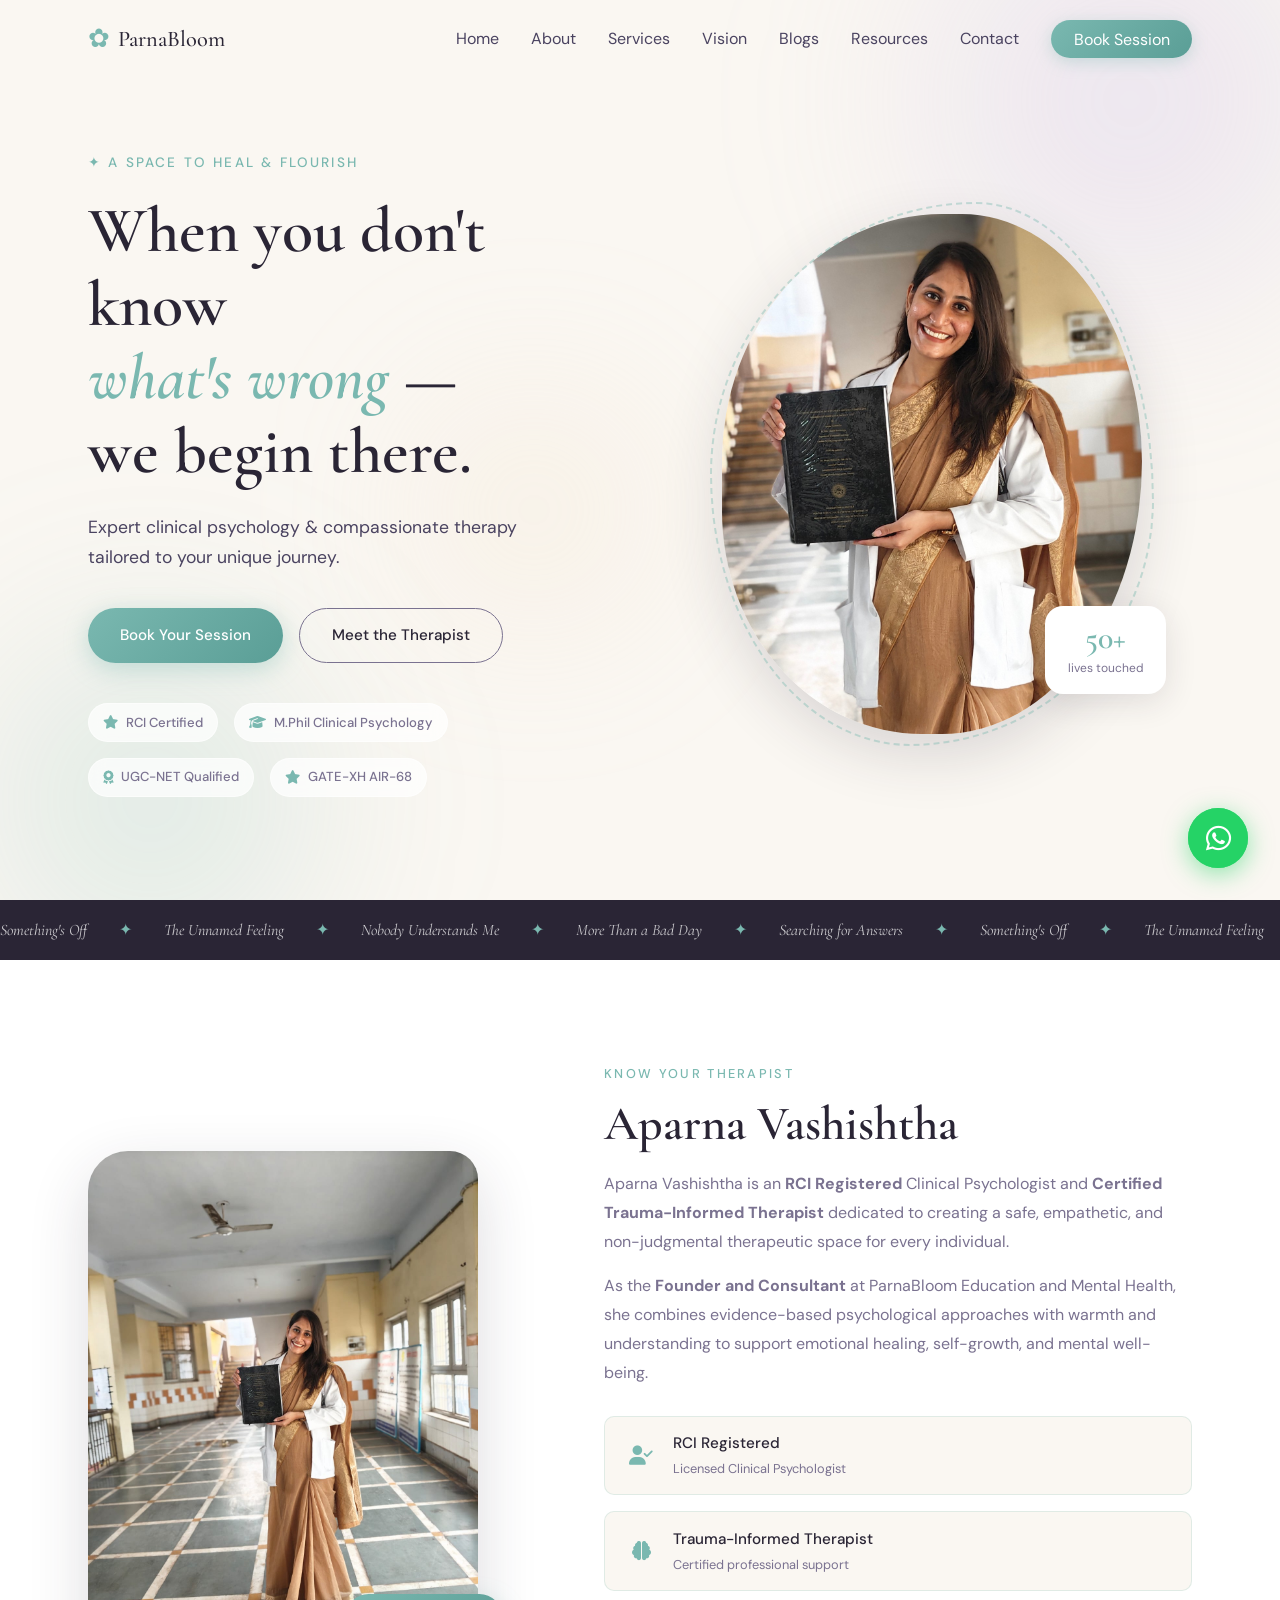
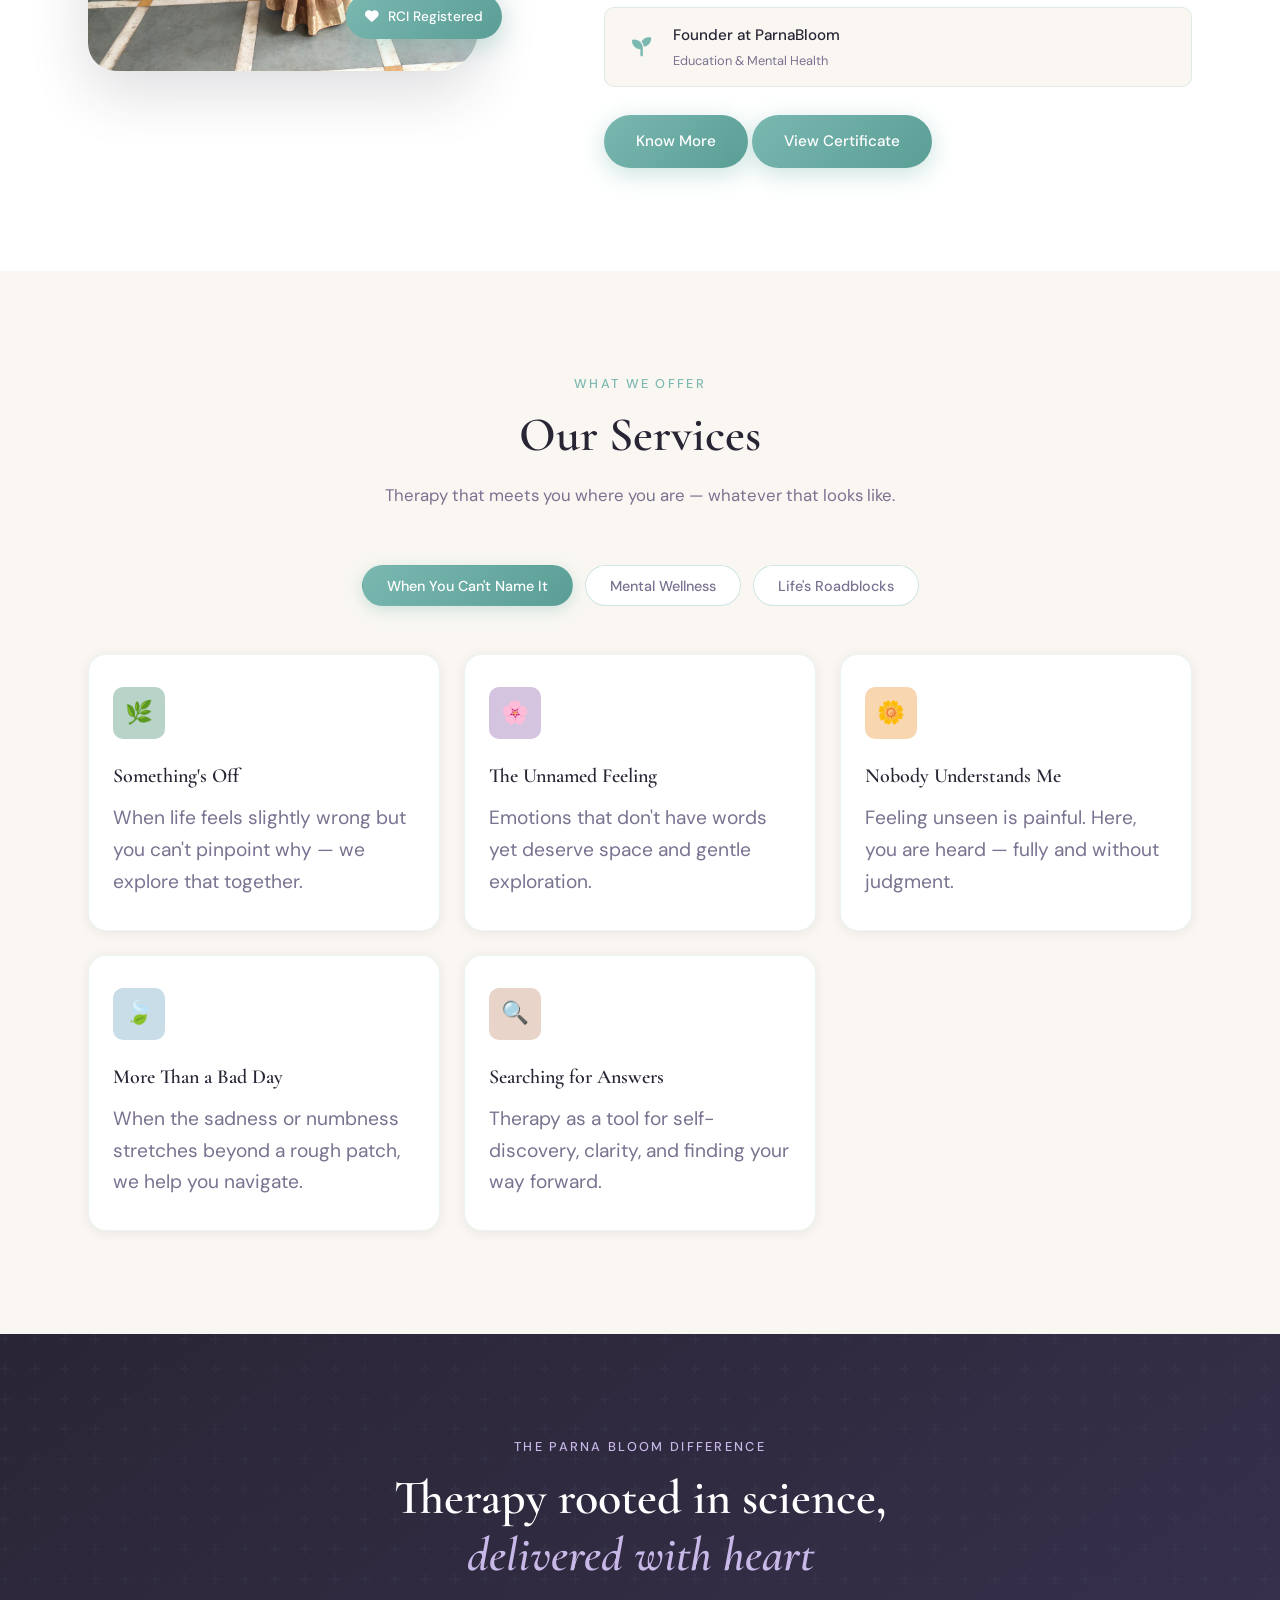
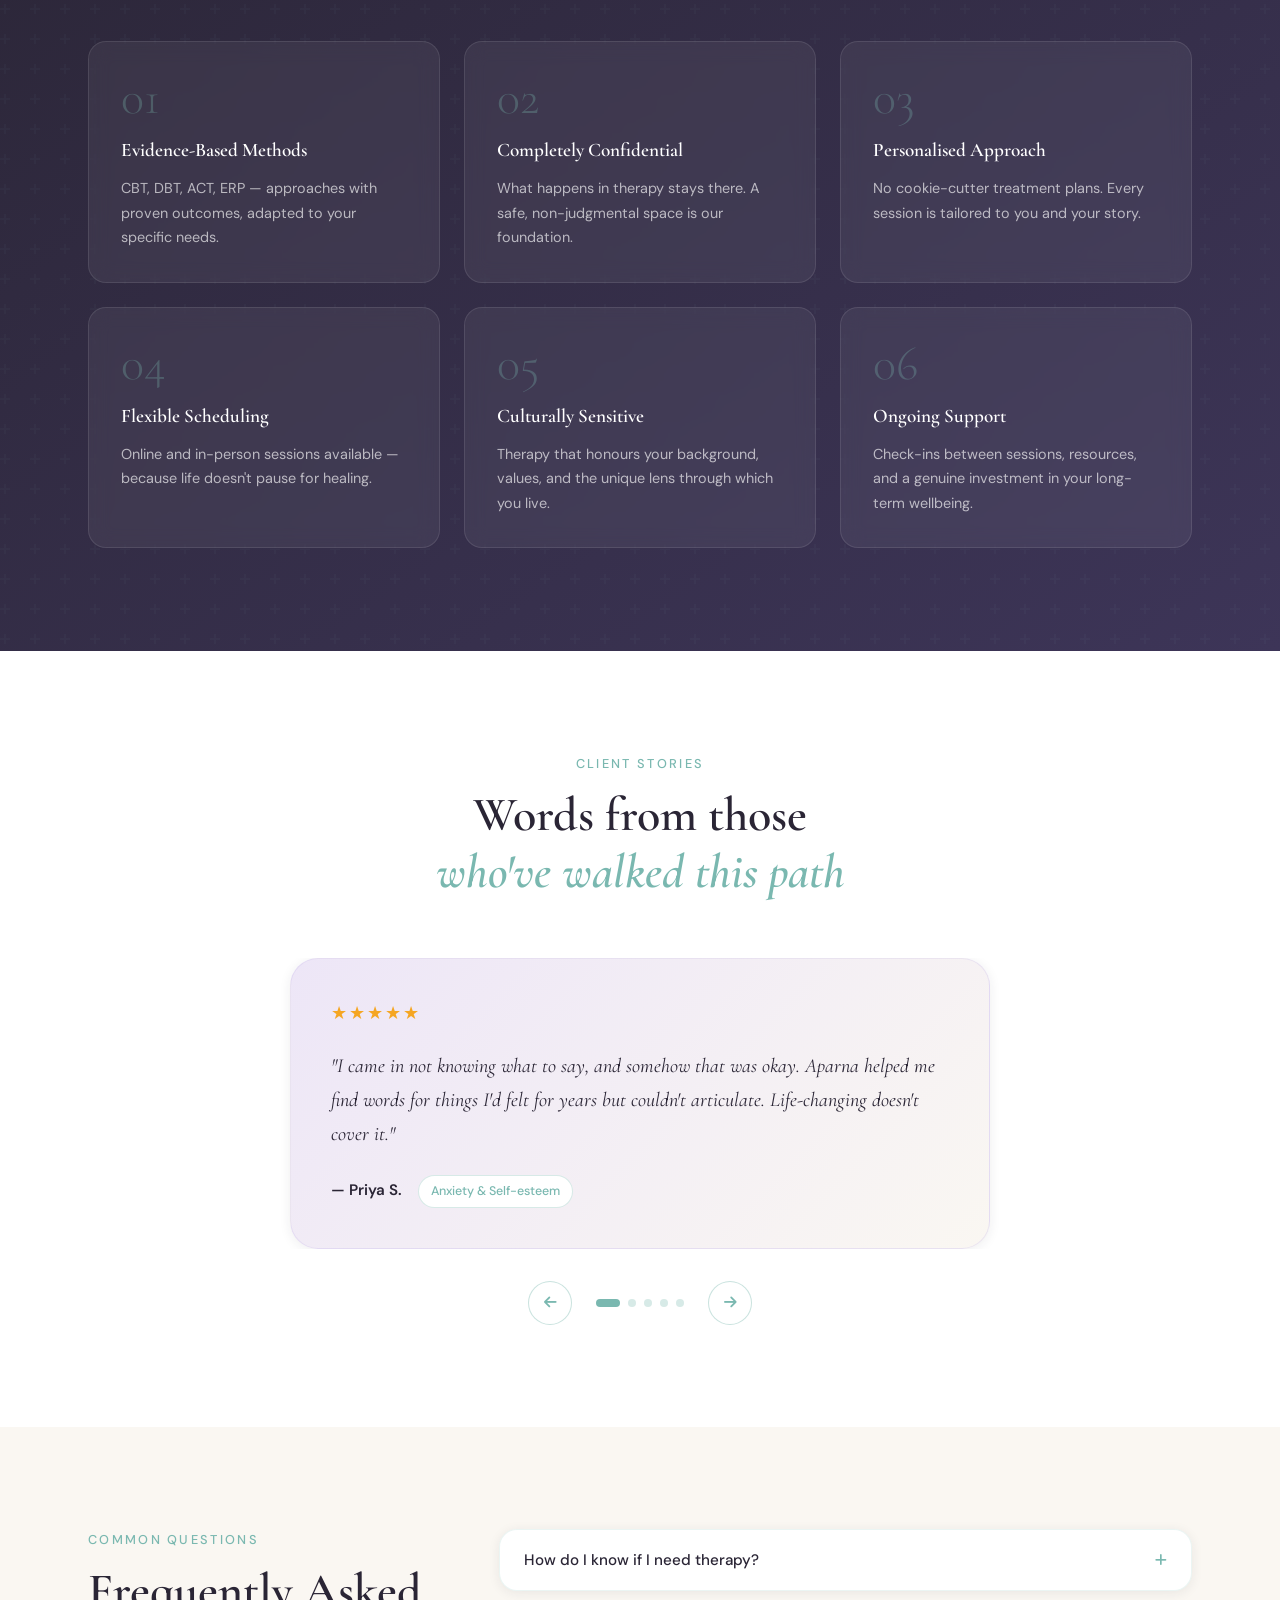
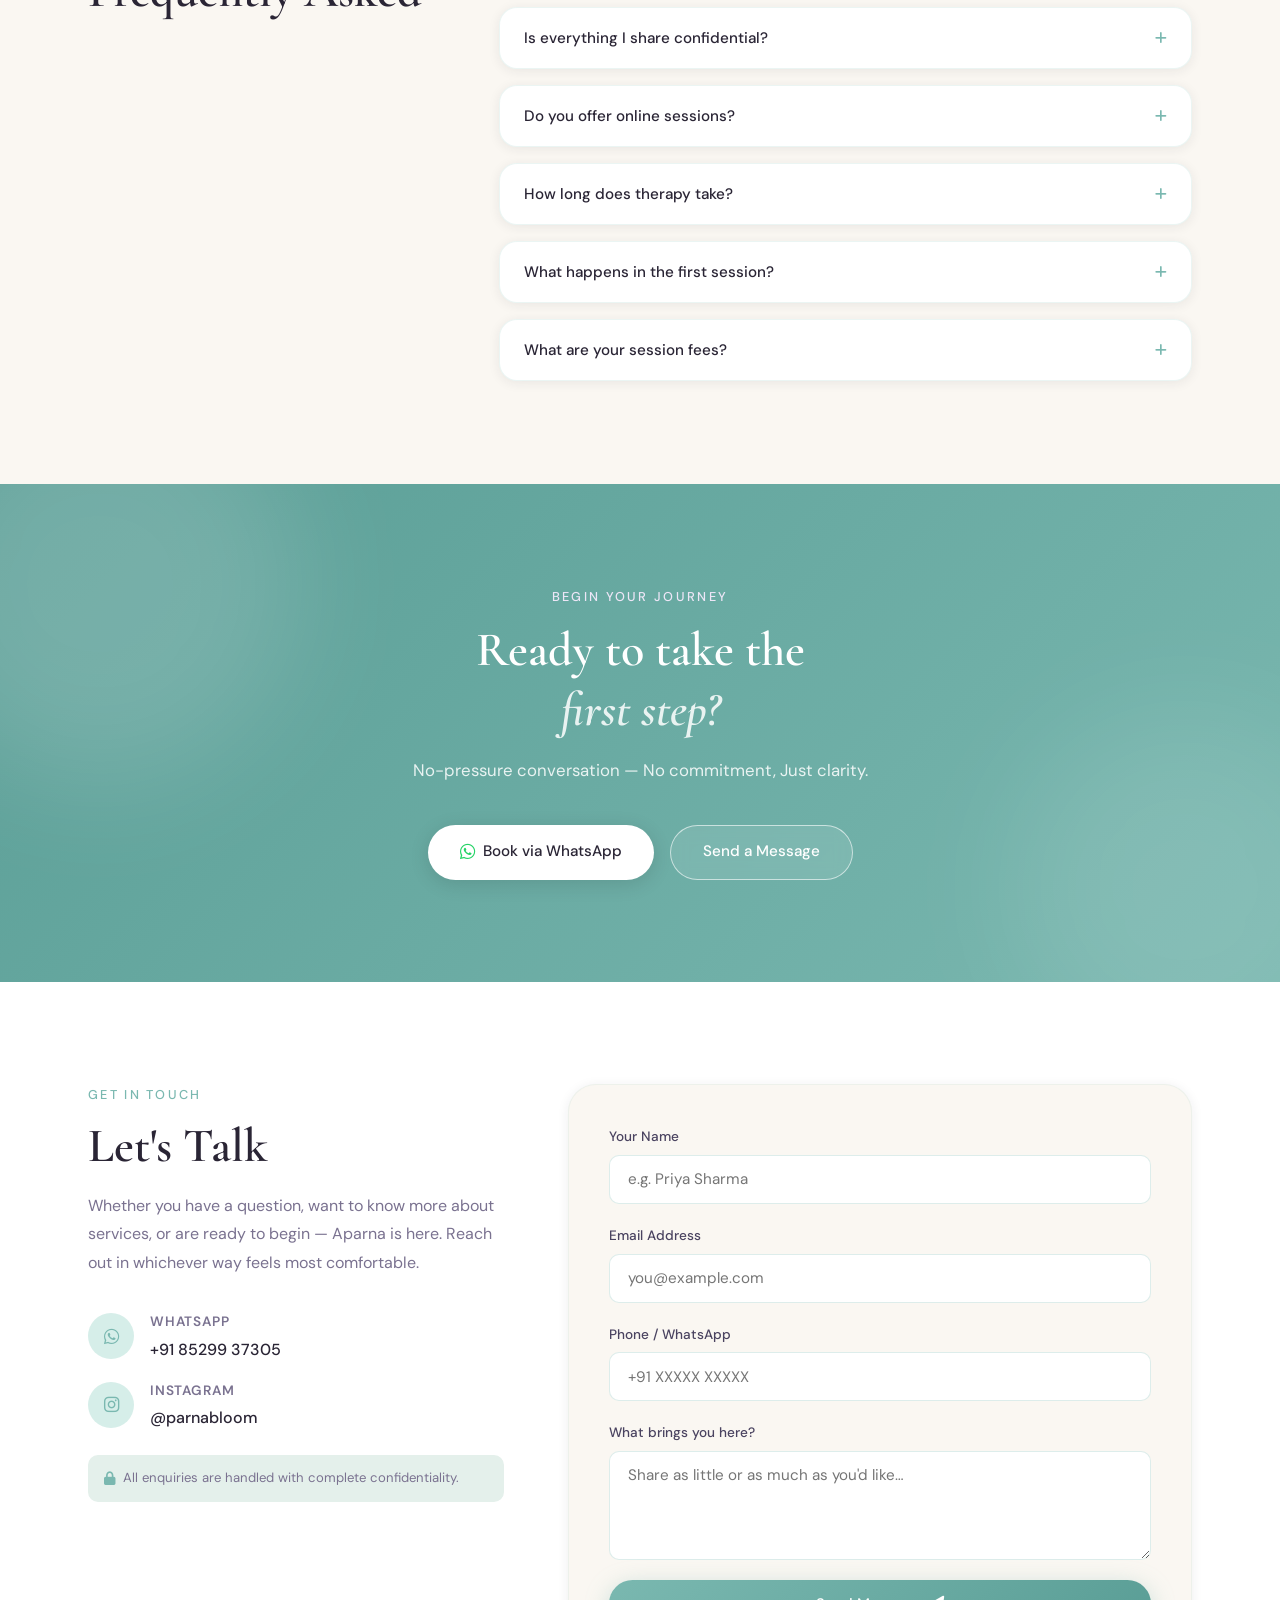
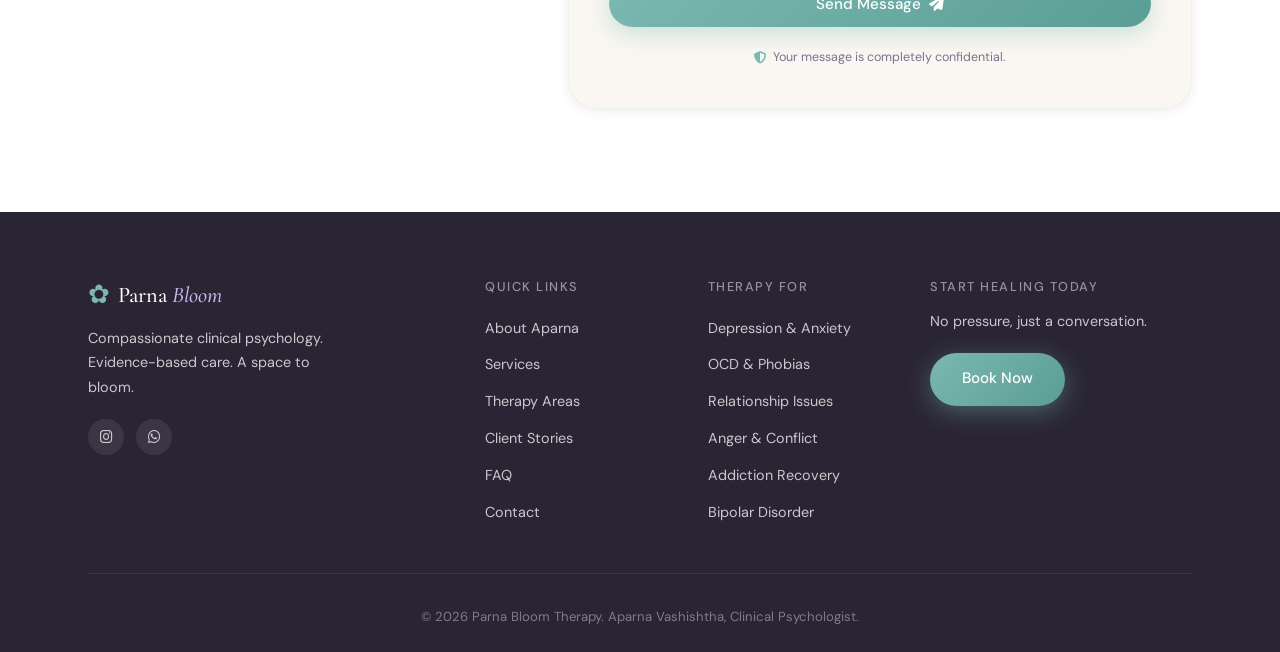
<file: index.html>
<!DOCTYPE html>
<html lang="en">

<head>
  <meta charset="UTF-8" />
  <meta name="viewport" content="width=device-width, initial-scale=1.0" />
  <meta name="description"
    content="Parna Bloom Therapy — Clinical Psychology services by Aparna Vashishtha. Expert therapy for depression, anxiety, OCD, relationships, and more. Book your session today." />
  <meta name="keywords"
    content="clinical psychologist, therapy, mental health, depression, anxiety, OCD, Aparna Vashishtha, Parna Bloom" />
  <meta property="og:title" content="Parna Bloom Therapy | Aparna Vashishtha, Clinical Psychologist" />
  <meta property="og:description" content="Compassionate, evidence-based therapy for life's toughest moments." />
  <title>Parna Bloom Therapy | Aparna Vashishtha, Clinical Psychologist</title>
<!-- Google tag (gtag.js) -->
<script async src="https://www.googletagmanager.com/gtag/js?id=G-6YJ7XEMLGL"></script>
<script>
  window.dataLayer = window.dataLayer || [];
  function gtag(){dataLayer.push(arguments);}
  gtag('js', new Date());

  gtag('config', 'G-6YJ7XEMLGL');
</script>
  <!-- Fonts -->
  <link rel="preconnect" href="https://fonts.googleapis.com" />
  <link rel="preconnect" href="https://fonts.gstatic.com" crossorigin />
  <link
    href="https://fonts.googleapis.com/css2?family=Cormorant+Garamond:ital,wght@0,300;0,400;0,500;0,600;1,300;1,400&family=DM+Sans:wght@300;400;500&family=Playfair+Display:ital,wght@0,700;1,500&display=swap"
    rel="stylesheet" />
  <!-- Favicon -->
  <link rel="icon" type="image/png" sizes="32x32" href="images/favicon_parnabloom.png">
  <link rel="icon" type="image/png" sizes="16x16" href="images/favicon_parnabloom.png">
  <link rel="apple-touch-icon" href="images/favicon_parnabloom.png">
  <!-- Icons -->
  <link rel="stylesheet" href="https://cdnjs.cloudflare.com/ajax/libs/font-awesome/6.5.0/css/all.min.css" />

  <link rel="stylesheet" href="style.css" />
</head>

<body>

  <!-- ─── NAVBAR ─── -->
<nav class="navbar" id="navbar">
  <div class="nav-inner">
    <a href="#home" class="nav-logo">
      <span class="logo-icon">✿</span>
      <span class="logo-text">ParnaBloom</span>
    </a>

    <ul class="nav-links" id="navLinks">
      <li><a href="#home">Home</a></li>
      <li><a href="#about">About</a></li>
      <li><a href="#services">Services</a></li>
      <li><a href="vision.html">Vision</a></li>
      <li><a href="blogs.html">Blogs</a></li>
      <li><a href="resources.html">Resources</a></li>
      <li><a href="#contact">Contact</a></li>
      <li><a href="#appointment" class="nav-cta">Book Session</a></li>
    </ul>

    <button class="hamburger" id="hamburger" aria-label="Menu">
      <span></span>
      <span></span>
      <span></span>
    </button>
  </div>
</nav>

  <!-- ─── HERO ─── -->
  <section class="hero" id="home">
    <div class="hero-bg-orbs">
      <div class="orb orb1"></div>
      <div class="orb orb2"></div>
      <div class="orb orb3"></div>
    </div>
    <div class="hero-inner">
      <div class="hero-text" data-reveal>
        <p class="hero-eyebrow">✦ A space to heal &amp; flourish</p>
        <h1>
          When you don't know<br />
          <em>what's wrong</em> —<br />
          we begin there.
        </h1>
        <p class="hero-sub">
          Expert clinical psychology &amp; compassionate therapy<br class="d-only" />
          tailored to your unique journey.
        </p>
        <div class="hero-actions">
          <a href="#appointment" class="btn btn-primary">Book Your Session</a>
          <a href="about-aparna.html" target="_blank" class="btn btn-ghost">Meet the Therapist</a>
        </div>
        <div class="hero-trust">
          <div class="trust-item"><i class="fas fa-star"></i>RCI Certified</div>
          <div class="trust-item"><i class="fas fa-graduation-cap"></i> M.Phil Clinical Psychology</div>
          <div class="trust-item"><i class="fas fa-award"></i> UGC-NET Qualified</div>
          <div class="trust-item"><i class="fas fa-star"></i> GATE-XH AIR-68</div>
        </div>
      </div>
      <div class="hero-visual" data-reveal-delay>
        <div class="hero-photo-wrap">
          <div class="hero-photo-ring"></div>
          <img src="images/aparna_mam.png" alt="Aparna Vashishtha — Clinical Psychologist" class="hero-photo"
            onerror="this.style.display='none'; document.querySelector('.hero-photo-placeholder').style.display='flex';" />
          <div class="hero-photo-placeholder">
            <i class="fas fa-user-circle"></i>
            <span>Aparna Vashishtha</span>
          </div>
          <div class="hero-badge">
            <div class="badge-inner">
              <span class="badge-num">50+</span>
              <span class="badge-label">lives touched</span>
            </div>
          </div>
        </div>
      </div>
    </div>
  </section>

  <!-- ─── RIBBON ─── -->
  <div class="ribbon">
    <div class="ribbon-track">
      <span>Something's Off</span><span class="dot">✦</span>
      <span>The Unnamed Feeling</span><span class="dot">✦</span>
      <span>Nobody Understands Me</span><span class="dot">✦</span>
      <span>More Than a Bad Day</span><span class="dot">✦</span>
      <span>Searching for Answers</span><span class="dot">✦</span>
      <span>Something's Off</span><span class="dot">✦</span>
      <span>The Unnamed Feeling</span><span class="dot">✦</span>
      <span>Nobody Understands Me</span><span class="dot">✦</span>
      <span>More Than a Bad Day</span><span class="dot">✦</span>
      <span>Searching for Answers</span><span class="dot">✦</span>
    </div>
  </div>

  <!-- ─── ABOUT ─── -->
  <section class="about section" id="about">
  <div class="container">
    <div class="about-grid">
      <div class="about-img-col" data-reveal>
        <div class="about-img-frame">
          <img src="images/about-aparna2.png" alt="Aparna Vashishtha" class="about-img"
            onerror="this.style.display='none'; this.nextElementSibling.style.display='flex';" />
          <div class="about-img-fallback">
            <i class="fas fa-user-circle"></i>
          </div>
          <div class="about-img-badge">
            <i class="fas fa-heart"></i> RCI Registered
          </div>
        </div>
      </div>

      <div class="about-content" data-reveal>
        <p class="section-eyebrow">Know Your Therapist</p>
        <h2 class="section-title">Aparna Vashishtha</h2>
        <p class="about-body">
          Aparna Vashishtha is an <b>RCI Registered</b> Clinical Psychologist and <b>Certified Trauma-Informed Therapist</b> dedicated
          to creating a safe, empathetic, and non-judgmental therapeutic space for every individual.
        </p>

        <p class="about-body">
          As the <b>Founder and Consultant</b> at ParnaBloom Education and Mental Health, she combines evidence-based
          psychological approaches with warmth and understanding to support emotional healing, self-growth, and mental
          well-being.
        </p>

        <div class="about-creds">
          <div class="cred-card">
            <i class="fas fa-user-check"></i>
            <div>
              <strong>RCI Registered</strong>
              <span>Licensed Clinical Psychologist</span>
            </div>
          </div>

          <div class="cred-card">
            <i class="fas fa-brain"></i>
            <div>
              <strong>Trauma-Informed Therapist</strong>
              <span>Certified professional support</span>
            </div>
          </div>

          <div class="cred-card">
            <i class="fas fa-seedling"></i>
            <div>
              <strong>Founder at ParnaBloom</strong>
              <span>Education & Mental Health</span>
            </div>
          </div>
        </div>
                
        <div class="about-buttons">
          <a href="about-aparna.html" class="btn btn-primary mt">
            Know More
          </a>
          <a href="https://drive.google.com/file/d/1k4QkjZaLOaYrT2YZhwwIyY8eIe8C5r0S/view?usp=sharing" class="btn btn-primary mt">
            View Certificate
          </a>
        </div>
      </div>
    </div>
  </div>
</section>

  <!-- ─── SERVICES ─── -->
  <section class="services section" id="services">
    <div class="container">
      <div class="section-header" data-reveal>
        <p class="section-eyebrow">What We Offer</p>
        <h2 class="section-title">Our Services</h2>
        <p class="section-sub">Therapy that meets you where you are — whatever that looks like.</p>
      </div>

      <div class="services-tabs" data-reveal>
        <button class="tab-btn active" data-tab="unnamed">When You Can't Name It</button>
        <button class="tab-btn" data-tab="mental">Mental Wellness</button>
        <button class="tab-btn" data-tab="life">Life's Roadblocks</button>
      </div>

      <div class="tab-panel active" id="tab-unnamed">
        <div class="services-grid">
          <div class="service-card" data-reveal>
            <div class="service-icon" style="--c:#b8d4c8">🌿</div>
            <h3>Something's Off</h3>
            <p>When life feels slightly wrong but you can't pinpoint why — we explore that together.</p>
          </div>
          <div class="service-card" data-reveal>
            <div class="service-icon" style="--c:#d4c4e0">🌸</div>
            <h3>The Unnamed Feeling</h3>
            <p>Emotions that don't have words yet deserve space and gentle exploration.</p>
          </div>
          <div class="service-card" data-reveal>
            <div class="service-icon" style="--c:#f7d6b0">🌼</div>
            <h3>Nobody Understands Me</h3>
            <p>Feeling unseen is painful. Here, you are heard — fully and without judgment.</p>
          </div>
          <div class="service-card" data-reveal>
            <div class="service-icon" style="--c:#c8dde8">🍃</div>
            <h3>More Than a Bad Day</h3>
            <p>When the sadness or numbness stretches beyond a rough patch, we help you navigate.</p>
          </div>
          <div class="service-card" data-reveal>
            <div class="service-icon" style="--c:#e8d4c8">🔍</div>
            <h3>Searching for Answers</h3>
            <p>Therapy as a tool for self-discovery, clarity, and finding your way forward.</p>
          </div>
        </div>
      </div>

      <div class="tab-panel" id="tab-mental">
        <div class="services-grid">
          <div class="service-card" data-reveal>
            <div class="service-icon" style="--c:#c8dde8">🌊</div>
            <h3>Depression</h3>
            <p>Evidence-based interventions to help you find light when everything feels grey.</p>
          </div>
          <div class="service-card" data-reveal>
            <div class="service-icon" style="--c:#d4c4e0">🦋</div>
            <h3>Anxiety, Panic &amp; Phobia</h3>
            <p>Tools to quiet the alarm bells — CBT, exposure therapy, and mindfulness-based approaches.</p>
          </div>
          <div class="service-card" data-reveal>
            <div class="service-icon" style="--c:#f7d6b0">⚡</div>
            <h3>Bipolar Disorder</h3>
            <p>Structured support for managing mood episodes and building a stable, fulfilling life.</p>
          </div>
          <div class="service-card" data-reveal>
            <div class="service-icon" style="--c:#b8d4c8">🔄</div>
            <h3>OCD</h3>
            <p>Specialised ERP and ACT-based therapy to break free from unwanted cycles.</p>
          </div>
          <div class="service-card" data-reveal>
            <div class="service-icon" style="--c:#e8d4c8">🧩</div>
            <h3>Personality Disorders</h3>
            <p>Long-term, compassionate work using DBT and schema therapy frameworks.</p>
          </div>
        </div>
      </div>

      <div class="tab-panel" id="tab-life">
        <div class="services-grid">
          <div class="service-card" data-reveal>
            <div class="service-icon" style="--c:#f7d6b0">🔗</div>
            <h3>Addiction</h3>
            <p>Non-judgmental support for substance and behavioural addictions — recovery is possible.</p>
          </div>
          <div class="service-card" data-reveal>
            <div class="service-icon" style="--c:#b8d4c8">💞</div>
            <h3>Relationship &amp; Marital Issues</h3>
            <p>Rebuilding trust, communication, and intimacy — individually or as a couple.</p>
          </div>
          <div class="service-card" data-reveal>
            <div class="service-icon" style="--c:#d4c4e0">🌹</div>
            <h3>Sexual Dysfunctions</h3>
            <p>Safe, sensitive therapy for sexual health concerns in a stigma-free environment.</p>
          </div>
          <div class="service-card" data-reveal>
            <div class="service-icon" style="--c:#c8dde8">🤝</div>
            <h3>Interpersonal Conflicts</h3>
            <p>Better relationships start with understanding yourself and others more deeply.</p>
          </div>
          <div class="service-card" data-reveal>
            <div class="service-icon" style="--c:#e8d4c8">🔥</div>
            <h3>Anger Issues</h3>
            <p>Practical strategies to understand, regulate, and express anger constructively.</p>
          </div>
        </div>
      </div>
    </div>
  </section>

  <!-- ─── WHY US ─── -->
  <section class="why section" id="therapy">
    <div class="why-bg"></div>
    <div class="container">
      <div class="section-header" data-reveal>
        <p class="section-eyebrow">The Parna Bloom Difference</p>
        <h2 class="section-title">Therapy rooted in science,<br /><em>delivered with heart</em></h2>
      </div>
      <div class="why-grid">
        <div class="why-card" data-reveal>
          <div class="why-num">01</div>
          <h3>Evidence-Based Methods</h3>
          <p>CBT, DBT, ACT, ERP — approaches with proven outcomes, adapted to your specific needs.</p>
        </div>
        <div class="why-card" data-reveal>
          <div class="why-num">02</div>
          <h3>Completely Confidential</h3>
          <p>What happens in therapy stays there. A safe, non-judgmental space is our foundation.</p>
        </div>
        <div class="why-card" data-reveal>
          <div class="why-num">03</div>
          <h3>Personalised Approach</h3>
          <p>No cookie-cutter treatment plans. Every session is tailored to you and your story.</p>
        </div>
        <div class="why-card" data-reveal>
          <div class="why-num">04</div>
          <h3>Flexible Scheduling</h3>
          <p>Online and in-person sessions available — because life doesn't pause for healing.</p>
        </div>
        <div class="why-card" data-reveal>
          <div class="why-num">05</div>
          <h3>Culturally Sensitive</h3>
          <p>Therapy that honours your background, values, and the unique lens through which you live.</p>
        </div>
        <div class="why-card" data-reveal>
          <div class="why-num">06</div>
          <h3>Ongoing Support</h3>
          <p>Check-ins between sessions, resources, and a genuine investment in your long-term wellbeing.</p>
        </div>
      </div>
    </div>
  </section>

  <!-- ─── TESTIMONIALS ─── -->
  <section class="testimonials section" id="testimonials">
    <div class="container">
      <div class="section-header" data-reveal>
        <p class="section-eyebrow">Client Stories</p>
        <h2 class="section-title">Words from those<br /><em>who've walked this path</em></h2>
      </div>
      <div class="testimonials-slider" data-reveal>
        <div class="testimonials-track" id="testimonialsTrack">
          <div class="testi-card">
            <div class="testi-stars">★★★★★</div>
            <p class="testi-text">"I came in not knowing what to say, and somehow that was okay. Aparna helped me find
              words for things I'd felt for years but couldn't articulate. Life-changing doesn't cover it."</p>
            <div class="testi-author"><span class="testi-name">— Priya S.</span><span class="testi-tag">Anxiety &amp;
                Self-esteem</span></div>
          </div>
          <div class="testi-card">
            <div class="testi-stars">★★★★★</div>
            <p class="testi-text">"After years of feeling like nobody truly understood me, I finally found a therapist
              who does. The sessions are gentle yet deeply transformative. I'm grateful every day."</p>
            <div class="testi-author"><span class="testi-name">— Rohan M.</span><span
                class="testi-tag">Depression</span></div>
          </div>
          <div class="testi-card">
            <div class="testi-stars">★★★★★</div>
            <p class="testi-text">"My OCD had taken over my life. Aparna's structured approach gave me tools I actually
              use. I feel like myself again — something I thought I'd lost forever."</p>
            <div class="testi-author"><span class="testi-name">— Ananya K.</span><span class="testi-tag">OCD</span>
            </div>
          </div>
          <div class="testi-card">
            <div class="testi-stars">★★★★★</div>
            <p class="testi-text">"My relationship was at breaking point. Aparna helped us communicate in ways we never
              had before. We're genuinely happy now — something I didn't dare hope for."</p>
            <div class="testi-author"><span class="testi-name">— Meera &amp; Karan</span><span class="testi-tag">Couples
                Therapy</span></div>
          </div>
          <div class="testi-card">
            <div class="testi-stars">★★★★★</div>
            <p class="testi-text">"I was searching for answers about my anger for years. Parna Bloom gave me clarity,
              compassion, and real coping strategies. I'm a better person, partner, and parent now."</p>
            <div class="testi-author"><span class="testi-name">— Vikram T.</span><span class="testi-tag">Anger
                Management</span></div>
          </div>
        </div>
        <div class="testi-controls">
          <button class="testi-prev" id="testiPrev" aria-label="Previous"><i class="fas fa-arrow-left"></i></button>
          <div class="testi-dots" id="testiDots"></div>
          <button class="testi-next" id="testiNext" aria-label="Next"><i class="fas fa-arrow-right"></i></button>
        </div>
      </div>
    </div>
  </section>

  <!-- ─── FAQ ─── -->
  <section class="faq section" id="faq">
    <div class="container">
      <div class="faq-inner">
        <div class="faq-header" data-reveal>
          <p class="section-eyebrow">Common Questions</p>
          <h2 class="section-title">Frequently Asked</h2>
        </div>
        <div class="faq-list" data-reveal>
          <div class="faq-item">
            <button class="faq-q">
              <span>How do I know if I need therapy?</span>
              <i class="fas fa-plus faq-icon"></i>
            </button>
            <div class="faq-a">
              <p>If something feels off — even if you can't name it — that's enough reason to reach out. Therapy isn't
                only for crises. It's for anyone who wants to understand themselves better, navigate life more
                effectively, or simply feel more at peace.</p>
            </div>
          </div>
          <div class="faq-item">
            <button class="faq-q">
              <span>Is everything I share confidential?</span>
              <i class="fas fa-plus faq-icon"></i>
            </button>
            <div class="faq-a">
              <p>Absolutely. Confidentiality is a core ethical obligation. Everything shared in sessions remains
                private, with very limited legal exceptions (e.g., imminent risk of harm). Your safety and trust are
                paramount.</p>
            </div>
          </div>
          <div class="faq-item">
            <button class="faq-q">
              <span>Do you offer online sessions?</span>
              <i class="fas fa-plus faq-icon"></i>
            </button>
            <div class="faq-a">
              <p>Yes! Both online and in-person sessions are available. Online therapy is just as effective as in-person
                — and far more convenient. Sessions are conducted via secure video platforms.</p>
            </div>
          </div>
          <div class="faq-item">
            <button class="faq-q">
              <span>How long does therapy take?</span>
              <i class="fas fa-plus faq-icon"></i>
            </button>
            <div class="faq-a">
              <p>It varies. Some concerns resolve in 6–12 sessions; others benefit from longer-term work. After an
                initial assessment, we'll discuss a realistic timeline together. You're never locked in — progress is
                always reviewed collaboratively.</p>
            </div>
          </div>
          <div class="faq-item">
            <button class="faq-q">
              <span>What happens in the first session?</span>
              <i class="fas fa-plus faq-icon"></i>
            </button>
            <div class="faq-a">
              <p>The first session is a gentle exploration. We'll discuss what brings you in, your background, and your
                goals. It's also a chance for you to see if you feel comfortable — the therapeutic relationship matters
                enormously.</p>
            </div>
          </div>
          <div class="faq-item">
            <button class="faq-q">
              <span>What are your session fees?</span>
              <i class="fas fa-plus faq-icon"></i>
            </button>
            <div class="faq-a">
              <p>Fees are shared during your free initial consultation. Parna Bloom is committed to making quality
                mental healthcare accessible. Reach out via WhatsApp or the contact form to learn more.</p>
            </div>
          </div>
        </div>
      </div>
    </div>
  </section>

  <!-- ─── APPOINTMENT CTA ─── -->
  <section class="appointment section" id="appointment">
    <div class="appt-bg-orbs">
      <div class="appt-orb ao1"></div>
      <div class="appt-orb ao2"></div>
    </div>
    <div class="container">
      <div class="appt-inner" data-reveal>
        <p class="section-eyebrow light">Begin Your Journey</p>
        <h2 class="appt-title">Ready to take the<br /><em>first step?</em></h2>
        <p class="appt-sub"> No-pressure conversation — No commitment, Just clarity.</p>
        <div class="appt-actions">
          <a href="https://wa.me/918529937305?text=Hi%20Aparna%2C%20I%27d%20like%20to%20book%20a%20consultation."
            target="_blank" class="btn btn-white">
            <i class="fab fa-whatsapp"></i> Book via WhatsApp
          </a>
          <a href="#contact" class="btn btn-ghost-white">Send a Message</a>
        </div>
      </div>
    </div>
  </section>

  <!-- ─── CONTACT ─── -->
  <section class="contact section" id="contact">
    <div class="container">
      <div class="contact-grid">
        <div class="contact-info" data-reveal>
          <p class="section-eyebrow">Get in Touch</p>
          <h2 class="section-title">Let's Talk</h2>
          <p class="contact-body">Whether you have a question, want to know more about services, or are ready to begin —
            Aparna is here. Reach out in whichever way feels most comfortable.</p>
          <div class="contact-items">
            <div class="contact-item">
              <div class="contact-icon"><i class="fab fa-whatsapp"></i></div>
              <div>
                <strong>WhatsApp</strong>
                <a href="https://wa.me/918529937305" target="_blank">+91 85299 37305</a>
              </div>
            </div>
            <div class="contact-item">
              <div class="contact-icon"><i class="fab fa-instagram"></i></div>
              <div>
                <strong>Instagram</strong>
                <a href="https://instagram.com/parnabloom" target="_blank">@parnabloom</a>
              </div>
            </div>
          </div>
          <div class="contact-note">
            <i class="fas fa-lock"></i>
            All enquiries are handled with complete confidentiality.
          </div>
        </div>
        <div class="contact-form-wrap" data-reveal>
          <form class="contact-form" id="contactForm" novalidate>
            <div class="form-group">
              <label for="name">Your Name</label>
              <input type="text" id="name" name="name" placeholder="e.g. Priya Sharma" required />
            </div>
            <div class="form-group">
              <label for="email">Email Address</label>
              <input type="email" id="email" name="email" placeholder="you@example.com" required />
            </div>
            <div class="form-group">
              <label for="phone">Phone / WhatsApp</label>
              <input type="tel" id="phone" name="phone" placeholder="+91 XXXXX XXXXX" />
            </div>
            <div class="form-group">
              <label for="concern">What brings you here?</label>
              <textarea id="concern" name="concern" rows="4"
                placeholder="Share as little or as much as you'd like…"></textarea>
            </div>
            <button type="submit" class="btn btn-primary full">Send Message <i class="fas fa-paper-plane"></i></button>
            <p class="form-note"><i class="fas fa-shield-alt"></i> Your message is completely confidential.</p>
          </form>
        </div>
      </div>
    </div>
  </section>

  <!-- ─── FOOTER ─── -->
  <footer class="footer">
    <div class="container">
      <div class="footer-inner">
        <div class="footer-brand">
          <a href="#home" class="nav-logo">
            <span class="logo-icon">✿</span>
            <span class="logo-text">Parna <em>Bloom</em></span>
          </a>
          <p>Compassionate clinical psychology. Evidence-based care. A space to bloom.</p>
          <div class="footer-social">
            <a href="https://instagram.com/parnabloom" target="_blank" aria-label="Instagram"><i
                class="fab fa-instagram"></i></a>
            <a href="https://wa.me/918529937305" target="_blank" aria-label="WhatsApp"><i
                class="fab fa-whatsapp"></i></a>
          </div>
        </div>
        <div class="footer-links">
          <h4>Quick Links</h4>
          <ul>
            <li><a href="#about">About Aparna</a></li>
            <li><a href="#services">Services</a></li>
            <li><a href="#therapy">Therapy Areas</a></li>
            <li><a href="#testimonials">Client Stories</a></li>
            <li><a href="#faq">FAQ</a></li>
            <li><a href="#contact">Contact</a></li>
          </ul>
        </div>
        <div class="footer-links">
          <h4>Therapy For</h4>
          <ul>
            <li><a href="#services">Depression &amp; Anxiety</a></li>
            <li><a href="#services">OCD &amp; Phobias</a></li>
            <li><a href="#services">Relationship Issues</a></li>
            <li><a href="#services">Anger &amp; Conflict</a></li>
            <li><a href="#services">Addiction Recovery</a></li>
            <li><a href="#services">Bipolar Disorder</a></li>
          </ul>
        </div>
        <div class="footer-cta">
          <h4>Start Healing Today</h4>
          <p> No pressure, just a conversation.</p>
          <a href="https://wa.me/918529937305?text=Hi%20Aparna%2C%20I%27d%20like%20to%20book%20a%20consultation."
            target="_blank" class="btn btn-primary">Book Now</a>
        </div>
      </div>
      <div class="footer-bottom">
        <p>© 2026 Parna Bloom Therapy. Aparna Vashishtha, Clinical Psychologist.</p>
      </div>
    </div>
  </footer>

  <!-- ─── WHATSAPP FLOATING BTN ─── -->
  <a href="https://wa.me/918529937305?text=Hi%20Aparna%2C%20I%27d%20like%20to%20book%20a%20therapy%20session."
    target="_blank" class="wa-float" id="waFloat" aria-label="Chat on WhatsApp">
    <div class="wa-pulse"></div>
    <div class="wa-pulse wa-pulse2"></div>
    <i class="fab fa-whatsapp wa-icon"></i>
    <div class="wa-tooltip">Chat with Aparna</div>
  </a>

  <script src="script.js"></script>
</body>

</html>
</file>
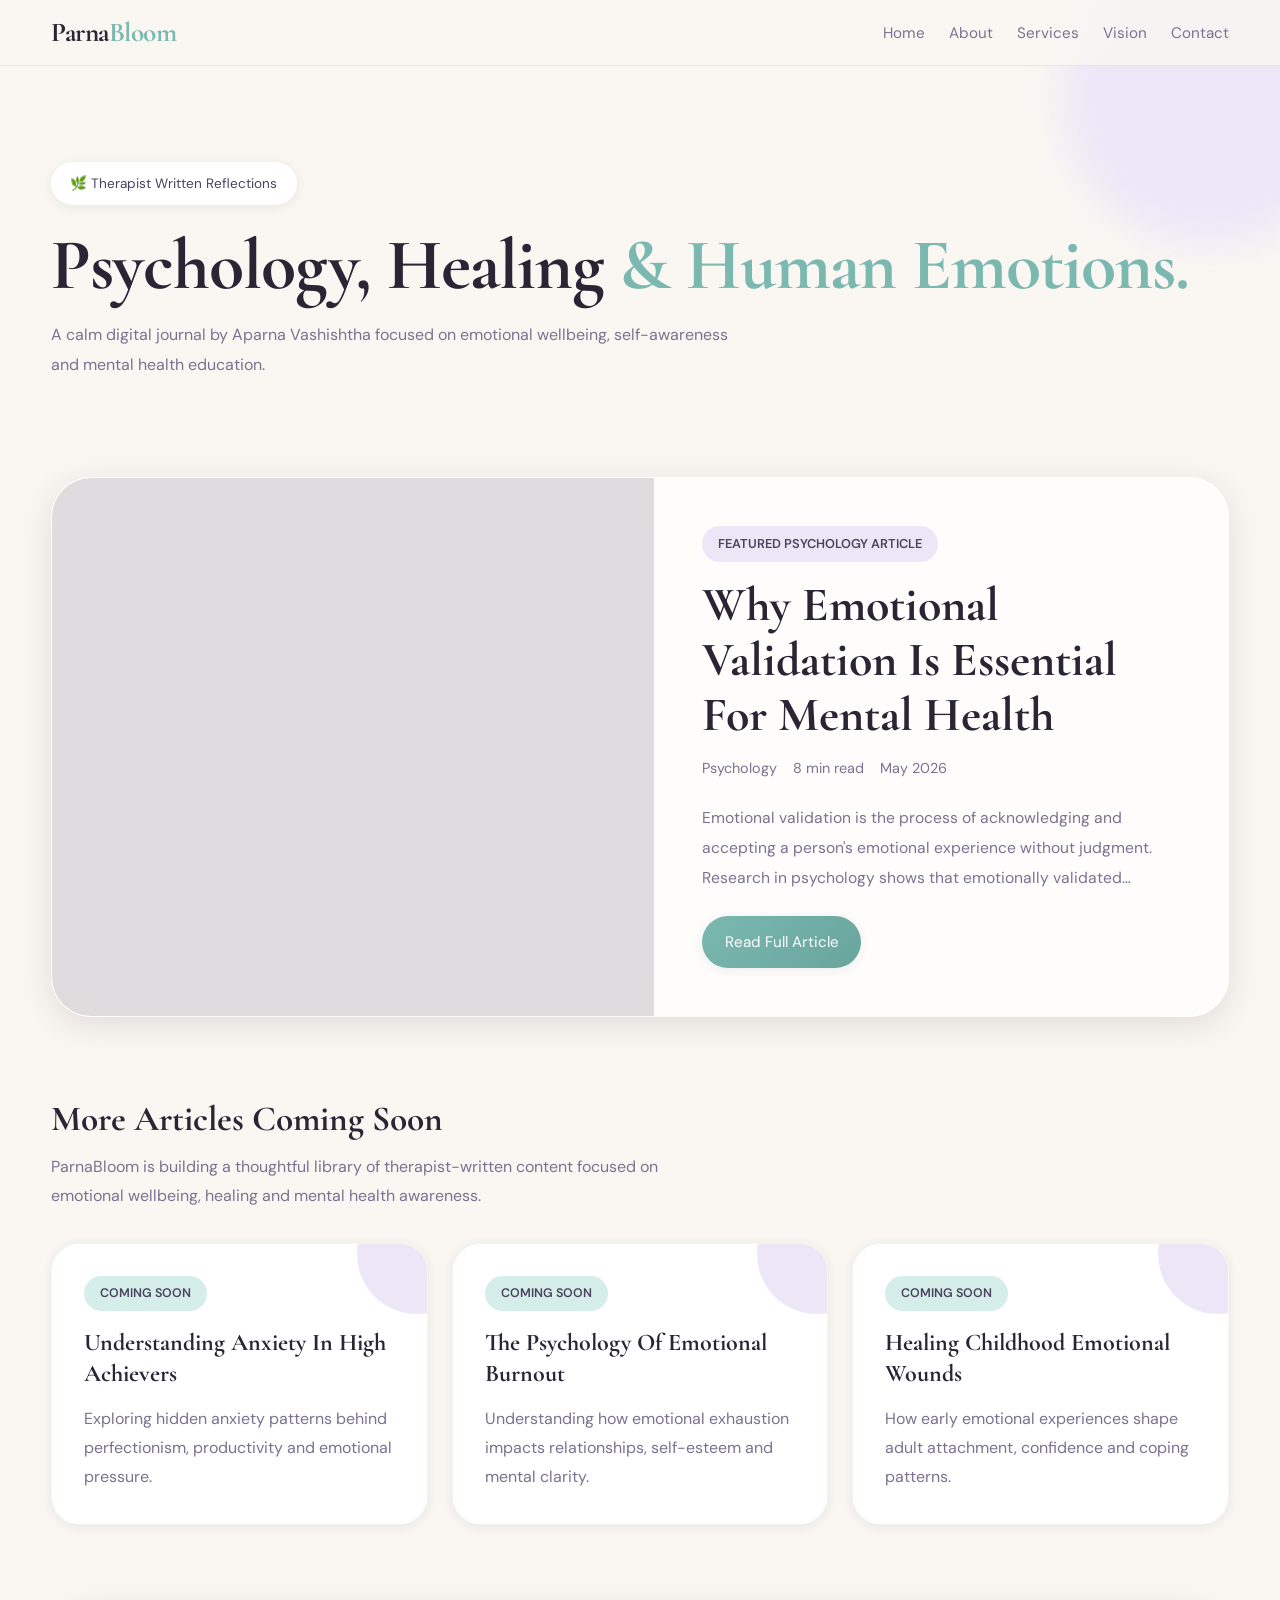
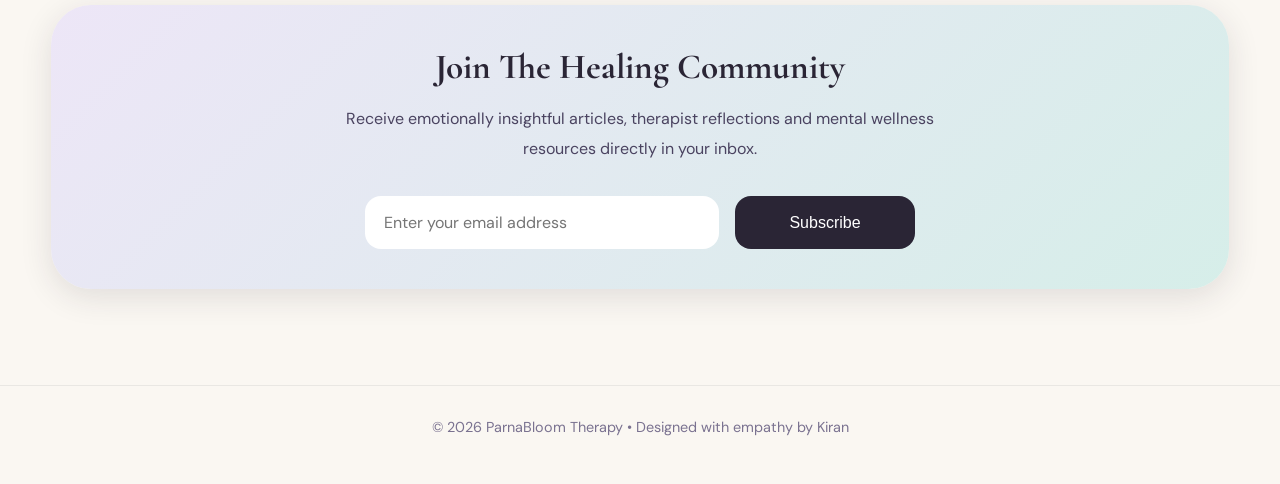
<file: blogs.html>
<!DOCTYPE html>
<html lang="en">
<head>
  <meta charset="UTF-8" />
  <meta name="viewport" content="width=device-width, initial-scale=1.0"/>

  <title>Blogs | ParnaBloom Therapy</title>

  <!-- Fonts -->
  <link rel="preconnect" href="https://fonts.googleapis.com">
  <link rel="preconnect" href="https://fonts.gstatic.com" crossorigin>

  <link href="https://fonts.googleapis.com/css2?family=Cormorant+Garamond:wght@500;600;700&family=DM+Sans:wght@400;500;700&display=swap" rel="stylesheet">

  <style>

    *{
      margin:0;
      padding:0;
      box-sizing:border-box;
    }

    :root {
      --lavender:   #c8b8e8;
      --lavender-lt:#ede6f7;
      --teal:       #7ab8b0;
      --teal-lt:    #d6eee9;
      --blush:      #f0d4d4;
      --peach:      #f5ddc0;
      --sage:       #b8d4c8;
      --sage-lt:    #e4f0eb;
      --ink:        #2a2535;
      --ink-mid:    #4a4360;
      --ink-soft:   #7a7290;
      --cream:      #faf7f2;
      --white:      #ffffff;
      --glass-bg:   rgba(255,255,255,0.72);
      --glass-brd:  rgba(255,255,255,0.5);
      --shadow-sm:  0 2px 12px rgba(42,37,53,0.08);
      --shadow-md:  0 8px 32px rgba(42,37,53,0.12);
      --shadow-lg:  0 20px 60px rgba(42,37,53,0.16);
      --radius-sm:  10px;
      --radius-md:  18px;
      --radius-lg:  28px;
      --radius-xl:  40px;
      --font-display: 'Cormorant Garamond', Georgia, serif;
      --font-body: 'DM Sans', sans-serif;
      --ease-spring: cubic-bezier(0.34,1.56,0.64,1);
      --ease-smooth: cubic-bezier(0.4,0,0.2,1);
      --transition: all 0.4s var(--ease-smooth);
    }

    body{
      background:var(--cream);
      font-family:var(--font-body);
      color:var(--ink);
      overflow-x:hidden;
    }

    html{
      scroll-behavior:smooth;
    }

    a{
      text-decoration:none;
      color:inherit;
    }

    img{
      max-width:100%;
      display:block;
    }

    .container{
      width:min(92%,1200px);
      margin:auto;
    }

    /* =========================
       MOBILE HOME BUTTON
    ========================= */

    .mobile-home-btn{
      position:fixed;
      bottom:18px;
      left:18px;
      z-index:999;
      display:flex;
      align-items:center;
      gap:8px;
      padding:0.9rem 1rem;
      border-radius:999px;
      background:rgba(255,255,255,0.92);
      backdrop-filter:blur(14px);
      box-shadow:var(--shadow-md);
      color:var(--ink);
      font-size:0.9rem;
      font-weight:600;
      border:1px solid rgba(42,37,53,0.08);
    }

    .mobile-home-btn span{
      font-size:1rem;
    }

    /* NAVBAR */

    .navbar{
      position:sticky;
      top:0;
      z-index:999;
      background:rgba(250,247,242,0.75);
      backdrop-filter:blur(18px);
      border-bottom:1px solid rgba(42,37,53,0.08);
    }

    .nav-wrapper{
      display:flex;
      align-items:center;
      justify-content:space-between;
      padding:1rem 0;
    }

    .logo{
      font-size:1.7rem;
      font-weight:700;
      font-family:var(--font-display);
      letter-spacing:-0.5px;
    }

    .logo span{
      color:var(--teal);
    }

    .nav-links{
      display:none;
      gap:1.5rem;
    }

    .nav-links a{
      font-size:0.95rem;
      color:var(--ink-soft);
      transition:var(--transition);
    }

    .nav-links a:hover{
      color:var(--teal);
    }

    /* HERO */

    .hero{
      position:relative;
      padding:4rem 0 3rem;
    }

    .hero::before{
      content:"";
      position:absolute;
      top:-120px;
      right:-80px;
      width:300px;
      height:300px;
      background:var(--lavender-lt);
      border-radius:50%;
      filter:blur(20px);
      z-index:-1;
    }

    .tag{
      display:inline-flex;
      align-items:center;
      gap:10px;
      background:var(--white);
      padding:0.8rem 1.2rem;
      border-radius:999px;
      font-size:0.85rem;
      color:var(--ink-mid);
      box-shadow:var(--shadow-sm);
      margin-bottom:1.5rem;
    }

    .hero h1{
      font-family:var(--font-display);
      font-size:clamp(2.2rem,8vw,4.5rem);
      line-height:1;
      letter-spacing:-1px;
      margin-bottom:1.2rem;
    }

    .hero h1 span{
      color:var(--teal);
    }

    .hero p{
      color:var(--ink-soft);
      line-height:1.9;
      font-size:1rem;
      max-width:700px;
    }

    /* FEATURED BLOG */

    .featured{
      padding:2rem 0 5rem;
    }

    .featured-card{
      background:var(--glass-bg);
      border:1px solid var(--glass-brd);
      border-radius:var(--radius-xl);
      overflow:hidden;
      box-shadow:var(--shadow-md);
      backdrop-filter:blur(16px);
      display:flex;
      flex-direction:column;
    }

    .featured-image{
      height:260px;
      background:
      linear-gradient(rgba(42,37,53,0.15),rgba(42,37,53,0.15)),
      url('https://images.unsplash.com/photo-1516302752625-fcc3c50ae61f?q=80&w=1200&auto=format&fit=crop');
      background-size:cover;
      background-position:center;
    }

    .featured-content{
      padding:1.8rem;
    }

    .mini-tag{
      display:inline-block;
      background:var(--lavender-lt);
      color:var(--ink-mid);
      padding:0.6rem 1rem;
      border-radius:999px;
      font-size:0.8rem;
      margin-bottom:1rem;
      font-weight:600;
    }

    .featured-content h2{
      font-size:2rem;
      line-height:1.15;
      margin-bottom:1rem;
      font-family:var(--font-display);
    }

    .featured-content p{
      color:var(--ink-soft);
      line-height:1.9;
      margin-bottom:1.5rem;
      font-size:0.98rem;

      display:-webkit-box;
      -webkit-line-clamp:3;
      -webkit-box-orient:vertical;
      overflow:hidden;
    }

    .blog-meta{
      display:flex;
      gap:1rem;
      flex-wrap:wrap;
      margin-bottom:1.6rem;
      color:var(--ink-soft);
      font-size:0.9rem;
    }

    .read-btn{
      display:inline-flex;
      align-items:center;
      justify-content:center;
      background:linear-gradient(135deg,var(--teal),#69a59d);
      color:var(--white);
      padding:1rem 1.4rem;
      border-radius:999px;
      font-size:0.95rem;
      transition:var(--transition);
      box-shadow:var(--shadow-sm);
    }

    .read-btn:hover{
      transform:translateY(-3px);
    }

    /* COMING SOON */

    .coming-section{
      padding-bottom:5rem;
    }

    .section-title{
      margin-bottom:2rem;
    }

    .section-title h2{
      font-size:2.2rem;
      font-family:var(--font-display);
      margin-bottom:0.8rem;
    }

    .section-title p{
      color:var(--ink-soft);
      line-height:1.8;
      max-width:650px;
    }

    .coming-grid{
      display:grid;
      gap:1.5rem;
    }

    .coming-card{
      background:var(--white);
      border-radius:var(--radius-lg);
      padding:2rem;
      box-shadow:var(--shadow-sm);
      border:1px solid rgba(42,37,53,0.05);
      transition:var(--transition);
      position:relative;
      overflow:hidden;
    }

    .coming-card:hover{
      transform:translateY(-6px);
      box-shadow:var(--shadow-md);
    }

    .coming-card::before{
      content:"";
      position:absolute;
      top:-50px;
      right:-50px;
      width:120px;
      height:120px;
      background:var(--lavender-lt);
      border-radius:50%;
    }

    .coming-badge{
      display:inline-block;
      background:var(--teal-lt);
      color:var(--ink-mid);
      padding:0.6rem 1rem;
      border-radius:999px;
      font-size:0.78rem;
      font-weight:600;
      margin-bottom:1rem;
      position:relative;
      z-index:2;
    }

    .coming-card h3{
      font-size:1.5rem;
      line-height:1.3;
      margin-bottom:1rem;
      font-family:var(--font-display);
      position:relative;
      z-index:2;
    }

    .coming-card p{
      color:var(--ink-soft);
      line-height:1.8;
      position:relative;
      z-index:2;
    }

    /* NEWSLETTER */

    .newsletter{
      padding-bottom:6rem;
    }

    .newsletter-box{
      background:linear-gradient(135deg,var(--lavender-lt),var(--teal-lt));
      padding:2.5rem 1.5rem;
      border-radius:var(--radius-xl);
      text-align:center;
      box-shadow:var(--shadow-md);
    }

    .newsletter-box h2{
      font-size:2.2rem;
      margin-bottom:1rem;
      font-family:var(--font-display);
    }

    .newsletter-box p{
      color:var(--ink-mid);
      line-height:1.9;
      max-width:650px;
      margin:auto auto 2rem;
    }

    .newsletter-form{
      display:flex;
      flex-direction:column;
      gap:1rem;
      max-width:550px;
      margin:auto;
    }

    .newsletter-form input{
      border:none;
      padding:1rem 1.2rem;
      border-radius:16px;
      font-size:1rem;
      outline:none;
      font-family:var(--font-body);
    }

    .newsletter-form button{
      border:none;
      padding:1rem;
      border-radius:16px;
      background:var(--ink);
      color:white;
      cursor:pointer;
      font-size:1rem;
      transition:var(--transition);
    }

    .newsletter-form button:hover{
      transform:translateY(-2px);
    }

    /* FOOTER */

    footer{
      padding:2rem 0 3rem;
      text-align:center;
      color:var(--ink-soft);
      border-top:1px solid rgba(42,37,53,0.08);
      font-size:0.9rem;
    }

    /* TABLET */

    @media(min-width:768px){

      .mobile-home-btn{
        display:none;
      }

      .nav-links{
        display:flex;
      }

      .featured-card{
        display:grid;
        grid-template-columns:1.05fr 1fr;
      }

      .featured-image{
        height:100%;
      }

      .coming-grid{
        grid-template-columns:repeat(2,1fr);
      }

      .newsletter-form{
        flex-direction:row;
      }

      .newsletter-form input{
        flex:1;
      }

      .newsletter-form button{
        width:180px;
      }

      .hero{
        padding:6rem 0 4rem;
      }

    }

    /* DESKTOP */

    @media(min-width:1100px){

      .coming-grid{
        grid-template-columns:repeat(3,1fr);
      }

      .featured-content{
        padding:3rem;
      }

      .featured-content h2{
        font-size:3rem;
      }

    }

  </style>
</head>

<body>

  <!-- MOBILE HOME BUTTON -->

  <a href="index.html" class="mobile-home-btn">
    <span>←</span> Home
  </a>

  <!-- NAVBAR -->

  <nav class="navbar">

    <div class="container nav-wrapper">

      <div class="logo">
        Parna<span>Bloom</span>
      </div>

      <div class="nav-links">
        <a href="index.html">Home</a>
        <a href="index.html#about">About</a>
        <a href="index.html#services">Services</a>
        <a href="vision.html">Vision</a>
        <a href="index.html#contact">Contact</a>
      </div>

    </div>

  </nav>

  <!-- HERO -->

  <section class="hero">

    <div class="container">

      <div class="tag">
        🌿 Therapist Written Reflections
      </div>

      <h1>
        Psychology, Healing
        <span>& Human Emotions.</span>
      </h1>

      <p>
        A calm digital journal by Aparna Vashishtha focused on emotional wellbeing,
        self-awareness and mental health education.
      </p>

    </div>

  </section>

  <!-- FEATURED BLOG -->

  <section class="featured">

    <div class="container">

      <div class="featured-card">

        <div class="featured-image"></div>

        <div class="featured-content">

          <div class="mini-tag">
            FEATURED PSYCHOLOGY ARTICLE
          </div>

          <h2>
            Why Emotional Validation Is Essential For Mental Health
          </h2>

          <div class="blog-meta">
            <span>Psychology</span>
            <span>8 min read</span>
            <span>May 2026</span>
          </div>

          <p>
            Emotional validation is the process of acknowledging and accepting
            a person's emotional experience without judgment. Research in psychology
            shows that emotionally validated individuals often experience healthier
            relationships, lower anxiety and stronger emotional regulation.
          </p>

          <a href="blog-details.html" class="read-btn">
            Read Full Article
          </a>

        </div>

      </div>

    </div>

  </section>

  <!-- COMING SOON -->

  <section class="coming-section">

    <div class="container">

      <div class="section-title">

        <h2>
          More Articles Coming Soon
        </h2>

        <p>
          ParnaBloom is building a thoughtful library of therapist-written content focused on
          emotional wellbeing, healing and mental health awareness.
        </p>

      </div>

      <div class="coming-grid">

        <div class="coming-card">

          <div class="coming-badge">
            COMING SOON
          </div>

          <h3>
            Understanding Anxiety In High Achievers
          </h3>

          <p>
            Exploring hidden anxiety patterns behind perfectionism,
            productivity and emotional pressure.
          </p>

        </div>

        <div class="coming-card">

          <div class="coming-badge">
            COMING SOON
          </div>

          <h3>
            The Psychology Of Emotional Burnout
          </h3>

          <p>
            Understanding how emotional exhaustion impacts relationships,
            self-esteem and mental clarity.
          </p>

        </div>

        <div class="coming-card">

          <div class="coming-badge">
            COMING SOON
          </div>

          <h3>
            Healing Childhood Emotional Wounds
          </h3>

          <p>
            How early emotional experiences shape adult attachment,
            confidence and coping patterns.
          </p>

        </div>

      </div>

    </div>

  </section>

  <!-- NEWSLETTER -->

  <section class="newsletter">

    <div class="container">

      <div class="newsletter-box">

        <h2>
          Join The Healing Community
        </h2>

        <p>
          Receive emotionally insightful articles, therapist reflections and
          mental wellness resources directly in your inbox.
        </p>

        <form class="newsletter-form">

          <input
          type="email"
          placeholder="Enter your email address">

          <button type="submit">
            Subscribe
          </button>

        </form>

      </div>

    </div>

  </section>

  <!-- FOOTER -->

  <footer>
    © 2026 ParnaBloom Therapy • Designed with empathy by Kiran
  </footer>

</body>
</html>
</file>
<file: style.css>
/* ─────────────────────────────────────────────
   PARNA BLOOM THERAPY  ·  style.css
   Aesthetic: Luxury-Wellness / Editorial-Calm
   ───────────────────────────────────────────── */

/* ── TOKENS ── */
:root {
  --lavender:   #c8b8e8;
  --lavender-lt:#ede6f7;
  --teal:       #7ab8b0;
  --teal-lt:    #d6eee9;
  --blush:      #f0d4d4;
  --peach:      #f5ddc0;
  --sage:       #b8d4c8;
  --sage-lt:    #e4f0eb;
  --ink:        #2a2535;
  --ink-mid:    #4a4360;
  --ink-soft:   #7a7290;
  --cream:      #faf7f2;
  --white:      #ffffff;
  --glass-bg:   rgba(255,255,255,0.72);
  --glass-brd:  rgba(255,255,255,0.5);
  --shadow-sm:  0 2px 12px rgba(42,37,53,0.08);
  --shadow-md:  0 8px 32px rgba(42,37,53,0.12);
  --shadow-lg:  0 20px 60px rgba(42,37,53,0.16);
  --radius-sm:  10px;
  --radius-md:  18px;
  --radius-lg:  28px;
  --radius-xl:  40px;
  --font-display: 'Cormorant Garamond', Georgia, serif;
  --font-body:    'DM Sans', sans-serif;
  --ease-spring: cubic-bezier(0.34,1.56,0.64,1);
  --ease-smooth: cubic-bezier(0.4,0,0.2,1);
  --transition:  all 0.4s var(--ease-smooth);
}

/* ── RESET ── */
*, *::before, *::after { box-sizing: border-box; margin: 0; padding: 0; }
html { scroll-behavior: smooth; font-size: 16px; }
body {
  font-family: var(--font-body);
  background: var(--cream);
  color: var(--ink);
  line-height: 1.7;
  overflow-x: hidden;
}
img { max-width: 100%; display: block; }
a { text-decoration: none; color: inherit; }
ul { list-style: none; }
button { cursor: pointer; border: none; background: none; font-family: inherit; }

/* ── UTILITY ── */
.container { max-width: 1200px; margin: 0 auto; padding: 0 clamp(1.25rem,4vw,3rem); }
.section { padding: clamp(4rem,8vw,7rem) 0; position: relative; }
.d-only { display: none; }
@media (min-width: 768px) { .d-only { display: block; } }
.mt { margin-top: 1.75rem; }

/* ── SECTION LABELS ── */
.section-eyebrow {
  font-family: var(--font-body);
  font-size: 0.8rem;
  letter-spacing: 0.18em;
  text-transform: uppercase;
  color: var(--teal);
  font-weight: 500;
  margin-bottom: 0.75rem;
}
.section-eyebrow.light { color: var(--lavender-lt); }
.section-title {
  font-family: var(--font-display);
  font-size: clamp(2rem, 4vw, 3rem);
  font-weight: 600;
  line-height: 1.2;
  color: var(--ink);
  margin-bottom: 1rem;
}
.section-title em { font-style: italic; color: var(--teal); }
.section-sub { color: var(--ink-soft); font-size: 1.05rem; max-width: 560px; }
.section-header { text-align: center; margin-bottom: 3.5rem; }
.section-header .section-sub { margin: 0 auto; }

/* ── BUTTONS ── */
.btn {
  display: inline-flex;
  align-items: center;
  gap: 0.5rem;
  padding: 0.85rem 2rem;
  border-radius: 50px;
  font-size: 0.95rem;
  font-weight: 500;
  font-family: var(--font-body);
  transition: var(--transition);
  cursor: pointer;
  white-space: nowrap;
}
.btn-primary {
  background: linear-gradient(135deg, var(--teal) 0%, #5a9e96 100%);
  color: #fff;
  box-shadow: 0 6px 24px rgba(122,184,176,0.4);
}
.btn-primary:hover {
  transform: translateY(-3px);
  box-shadow: 0 12px 32px rgba(122,184,176,0.5);
}
.btn-ghost {
  border: 1.5px solid var(--ink-soft);
  color: var(--ink);
  background: transparent;
}
.btn-ghost:hover {
  border-color: var(--teal);
  color: var(--teal);
  background: var(--teal-lt);
  transform: translateY(-2px);
}
.btn-white {
  background: #fff;
  color: var(--ink);
  box-shadow: 0 4px 20px rgba(0,0,0,0.12);
}
.btn-white:hover { transform: translateY(-3px); box-shadow: 0 10px 30px rgba(0,0,0,0.18); }
.btn-white i.fa-whatsapp { color: #25d366; font-size: 1.1rem; }
.btn-ghost-white {
  border: 1.5px solid rgba(255,255,255,0.6);
  color: #fff;
  background: rgba(255,255,255,0.1);
  backdrop-filter: blur(8px);
}
.btn-ghost-white:hover { background: rgba(255,255,255,0.2); transform: translateY(-2px); }
.btn.full { width: 100%; justify-content: center; }

/* ── REVEAL ANIMATION ── */
[data-reveal], [data-reveal-delay] {
  opacity: 0;
  transform: translateY(30px);
  transition: opacity 0.8s var(--ease-smooth), transform 0.8s var(--ease-smooth);
}
[data-reveal-delay] { transition-delay: 0.2s; }
[data-reveal].visible, [data-reveal-delay].visible {
  opacity: 1;
  transform: translateY(0);
}

/* ═══════════════════════════════════════
   NAVBAR
═══════════════════════════════════════ */
.navbar {
  margin-bottom: 5rem;
  position: fixed;
  top: 0;
  left: 0;
  right: 0;
  z-index: 1000;
  padding: 1.25rem 0;
  transition: background 0.4s, backdrop-filter 0.4s, box-shadow 0.4s, padding 0.4s;
}
.navbar.scrolled {
  background: var(--glass-bg);
  backdrop-filter: blur(20px);
  -webkit-backdrop-filter: blur(20px);
  box-shadow: var(--shadow-sm);
  padding: 0.85rem 0;
  border-bottom: 1px solid var(--glass-brd);
}
.nav-inner {
  max-width: 1200px;
  margin: 0 auto;
  padding: 0 clamp(1.25rem,4vw,3rem);
  display: flex;
  align-items: center;
  justify-content: space-between;
}
.nav-logo {
  display: flex;
  align-items: center;
  gap: 0.5rem;
  font-family: var(--font-display);
  font-size: 1.4rem;
  font-weight: 500;
  color: var(--ink);
}
.nav-logo em { font-style: italic; color: var(--teal); }
.logo-icon { font-size: 1.6rem; color: var(--teal); line-height: 1; }
.nav-links {
  display: flex;
  align-items: center;
  gap: 2rem;
}
.nav-links a {
  font-size: 1rem;
  font-weight: 400;
  color: var(--ink-mid);
  transition: color 0.3s;
  position: relative;
}
.nav-links a::after {
  content: '';
  position: absolute;
  bottom: -3px;
  left: 0;
  right: 100%;
  height: 1.5px;
  background: var(--teal);
  transition: right 0.35s var(--ease-smooth);
}
.nav-links a:hover::after { right: 0; }
.nav-links a:hover { color: var(--teal); }
.nav-cta {
  background: linear-gradient(135deg, var(--teal), #5a9e96);
  color: #fff !important;
  padding: 0.55rem 1.4rem;
  border-radius: 50px;
  font-weight: 500;
  transition: var(--transition);
  box-shadow: 0 4px 16px rgba(122,184,176,0.35);
}
.nav-cta:hover { transform: translateY(-2px); box-shadow: 0 8px 24px rgba(122,184,176,0.45); }
.nav-cta::after { display: none !important; }
.hamburger {
  display: none;
  flex-direction: column;
  gap: 5px;
  padding: 4px;
}
.hamburger span {
  display: block;
  width: 24px;
  height: 2px;
  background: var(--ink);
  border-radius: 2px;
  transition: var(--transition);
}
.hamburger.open span:nth-child(1) { transform: translateY(7px) rotate(45deg); }
.hamburger.open span:nth-child(2) { opacity: 0; }
.hamburger.open span:nth-child(3) { transform: translateY(-7px) rotate(-45deg); }

/* ═══════════════════════════════════════
   HERO
═══════════════════════════════════════ */
.hero {
  min-height: 100svh;
  padding: 8rem 0 5rem;
  position: relative;
  overflow: hidden;
  display: flex;
  align-items: center;
}
.hero-bg-orbs {
  position: absolute;
  inset: 0;
  pointer-events: none;
  overflow: hidden;
}
.orb {
  position: absolute;
  border-radius: 50%;
  filter: blur(80px);
  animation: floatOrb 8s ease-in-out infinite;
}
.orb1 {
  width: 600px; height: 600px;
  background: radial-gradient(circle, rgba(200,184,232,0.35), transparent 70%);
  top: -200px; right: -150px;
  animation-delay: 0s;
}
.orb2 {
  width: 500px; height: 500px;
  background: radial-gradient(circle, rgba(122,184,176,0.25), transparent 70%);
  bottom: -150px; left: -100px;
  animation-delay: 3s;
}
.orb3 {
  width: 300px; height: 300px;
  background: radial-gradient(circle, rgba(245,221,192,0.4), transparent 70%);
  top: 40%; left: 30%;
  animation-delay: 5s;
}
@keyframes floatOrb {
  0%, 100% { transform: translate(0,0) scale(1); }
  50% { transform: translate(20px,-30px) scale(1.05); }
}
.hero-inner {
  max-width: 1200px;
  margin: 0 auto;
  padding: 0 clamp(1.25rem,4vw,3rem);
  display: grid;
  grid-template-columns: 1fr 1fr;
  gap: 4rem;
  align-items: center;
  width: 100%;
}
.hero-eyebrow {
  font-size: 0.85rem;
  letter-spacing: 0.16em;
  text-transform: uppercase;
  color: var(--teal);
  font-weight: 500;
  margin-bottom: 1.25rem;
}
.hero-text h1 {
  font-family: var(--font-display);
  font-size: clamp(2.5rem, 5vw, 4rem);
  font-weight: 600;
  line-height: 1.15;
  color: var(--ink);
  margin-bottom: 1.5rem;
}
.hero-text h1 em { color: var(--teal); font-style: italic; }
.hero-sub { color: var(--ink-mid); font-size: 1.1rem; margin-bottom: 2.25rem; line-height: 1.7; }
.hero-actions { display: flex; gap: 1rem; flex-wrap: wrap; margin-bottom: 2.5rem; }
.hero-trust {
  display: flex;
  flex-wrap: wrap;
  gap: 1rem;
}
.trust-item {
  display: flex;
  align-items: center;
  gap: 0.45rem;
  font-size: 0.82rem;
  color: var(--ink-soft);
  font-weight: 500;
  background: var(--glass-bg);
  border: 1px solid var(--glass-brd);
  padding: 0.45rem 0.9rem;
  border-radius: 50px;
  backdrop-filter: blur(8px);
}
.trust-item i { color: var(--teal); font-size: 0.85rem; }

/* Hero visual */
.hero-visual { display: flex; justify-content: center; }
.hero-photo-wrap {
  position: relative;
  width: 420px;
  max-width: 90%;
}
.hero-photo-ring {
  position: absolute;
  inset: -12px;
  border-radius: 60% 40% 55% 45% / 50% 55% 45% 50%;
  border: 2px dashed rgba(122,184,176,0.4);
  animation: morphRing 10s ease-in-out infinite;
}
@keyframes morphRing {
  0%, 100% { border-radius: 60% 40% 55% 45% / 50% 55% 45% 50%; }
  33% { border-radius: 45% 55% 40% 60% / 55% 45% 60% 40%; }
  66% { border-radius: 55% 45% 65% 35% / 40% 60% 35% 65%; }
}
.hero-photo {
  width: 100%;
  height: 520px;
  object-fit: cover;
  object-position: top center;
  border-radius: 55% 45% 50% 50% / 50% 50% 55% 45%;
  box-shadow: var(--shadow-lg);
  animation: morphPhoto 10s ease-in-out infinite;
}
@keyframes morphPhoto {
  0%, 100% { border-radius: 55% 45% 50% 50% / 50% 50% 55% 45%; }
  50% { border-radius: 45% 55% 55% 45% / 55% 45% 50% 50%; }
}
.hero-photo-placeholder {
  display: none;
  flex-direction: column;
  align-items: center;
  justify-content: center;
  width: 100%;
  height: 520px;
  background: linear-gradient(135deg, var(--lavender-lt), var(--teal-lt));
  border-radius: 55% 45% 50% 50% / 50% 50% 55% 45%;
  box-shadow: var(--shadow-lg);
  gap: 1rem;
  animation: morphPhoto 10s ease-in-out infinite;
}
.hero-photo-placeholder i { font-size: 5rem; color: var(--teal); opacity: 0.6; }
.hero-photo-placeholder span { font-family: var(--font-display); font-size: 1.2rem; color: var(--ink-mid); }
.hero-badge {
  position: absolute;
  bottom: 2.5rem;
  right: -1.5rem;
  background: var(--white);
  border-radius: var(--radius-md);
  padding: 1rem 1.4rem;
  box-shadow: var(--shadow-md);
  text-align: center;
  animation: badgeBounce 4s ease-in-out infinite;
}
@keyframes badgeBounce {
  0%, 100% { transform: translateY(0); }
  50% { transform: translateY(-8px); }
}
.badge-num { display: block; font-family: var(--font-display); font-size: 2rem; font-weight: 600; color: var(--teal); line-height: 1; }
.badge-label { display: block; font-size: 0.75rem; color: var(--ink-soft); margin-top: 0.2rem; }

.hero-scroll-hint {
  position: absolute;
  bottom: 2.5rem;
  left: 50%;
  transform: translateX(-50%);
  display: flex;
  flex-direction: column;
  align-items: center;
  gap: 0.5rem;
  font-size: 0.75rem;
  letter-spacing: 0.1em;
  color: var(--ink-soft);
  text-transform: uppercase;
  opacity: 0.7;
}
.scroll-line {
  width: 1px;
  height: 40px;
  background: linear-gradient(to bottom, var(--teal), transparent);
  animation: scrollLine 2s ease-in-out infinite;
}
@keyframes scrollLine {
  0% { transform: scaleY(0); transform-origin: top; opacity: 0; }
  50% { transform: scaleY(1); opacity: 1; }
  100% { transform: scaleY(0); transform-origin: bottom; opacity: 0; }
}

/* ═══════════════════════════════════════
   RIBBON
═══════════════════════════════════════ */
.ribbon {
  overflow: hidden;
  background: var(--ink);
  padding: 1rem 0;
  white-space: nowrap;
}
.ribbon-track {
  display: inline-flex;
  gap: 2rem;
  animation: ribbonScroll 25s linear infinite;
  will-change: transform;
}
.ribbon-track span {
  font-family: var(--font-display);
  font-size: 1rem;
  font-style: italic;
  color: rgba(255,255,255,0.75);
  white-space: nowrap;
}
.ribbon-track .dot { color: var(--teal); font-style: normal; }
@keyframes ribbonScroll {
  0% { transform: translateX(0); }
  100% { transform: translateX(-50%); }
}

/* ═══════════════════════════════════════
   ABOUT
═══════════════════════════════════════ */
.about { background: var(--white); }
.about-grid {
  display: grid;
  grid-template-columns: 1fr 1.3fr;
  gap: clamp(2rem, 5vw, 5rem);
  align-items: center;
}
.about-img-frame {
  position: relative;
  display: inline-block;
}
.about-img {
  width: 100%;
  max-width: 400px;
  height: 520px;
  object-fit: cover;
  object-position: top;
  border-radius: var(--radius-xl) var(--radius-lg) var(--radius-xl) var(--radius-lg);
  box-shadow: var(--shadow-lg);
}
.about-img-fallback {
  display: none;
  width: 100%;
  max-width: 400px;
  height: 520px;
  background: linear-gradient(135deg, var(--lavender-lt), var(--teal-lt));
  border-radius: var(--radius-xl) var(--radius-lg) var(--radius-xl) var(--radius-lg);
  box-shadow: var(--shadow-lg);
  align-items: center;
  justify-content: center;
}
.about-img-fallback i { font-size: 6rem; color: var(--teal); opacity: 0.5; }
.about-img-badge {
  position: absolute;
  bottom: 2rem;
  right: -1.5rem;
  background: linear-gradient(135deg, var(--teal), #5a9e96);
  color: white;
  padding: 0.7rem 1.2rem;
  border-radius: 50px;
  font-size: 0.85rem;
  font-weight: 500;
  box-shadow: 0 8px 24px rgba(122,184,176,0.4);
  white-space: nowrap;
}
.about-img-badge i { margin-right: 0.3rem; }

.about-lead {
  font-family: var(--font-display);
  font-size: 1.35rem;
  font-style: italic;
  color: var(--ink-mid);
  margin-bottom: 1.25rem;
  line-height: 1.6;
}
.about-body { color: var(--ink-soft); font-size: 1rem; margin-bottom: 1rem; line-height: 1.8; }
.about-body em { font-style: italic; color: var(--teal); }
.about-creds {
  margin-top: 1.75rem;
  display: flex;
  flex-direction: column;
  gap: 1rem;
}
.cred-card {
  display: flex;
  align-items: center;
  gap: 1rem;
  padding: 0.9rem 1.25rem;
  background: var(--cream);
  border: 1px solid rgba(122,184,176,0.2);
  border-radius: var(--radius-sm);
  transition: var(--transition);
}
.cred-card:hover { transform: translateX(6px); border-color: var(--teal); }
.cred-card i {
  font-size: 1.2rem;
  color: var(--teal);
  width: 2rem;
  text-align: center;
  flex-shrink: 0;
}
.cred-card strong { display: block; font-size: 0.95rem; color: var(--ink); font-weight: 500; }
.cred-card span { display: block; font-size: 0.8rem; color: var(--ink-soft); margin-top: 0.1rem; }

/* ═══════════════════════════════════════
   SERVICES
═══════════════════════════════════════ */
.services { background: var(--cream); }
.services-tabs {
  display: flex;
  gap: 0.75rem;
  justify-content: center;
  flex-wrap: wrap;
  margin-bottom: 3rem;
}
.tab-btn {
  padding: 0.65rem 1.5rem;
  border-radius: 50px;
  border: 1.5px solid rgba(122,184,176,0.35);
  color: var(--ink-soft);
  font-size: 0.9rem;
  font-weight: 500;
  transition: var(--transition);
  background: var(--white);
}
.tab-btn:hover { border-color: var(--teal); color: var(--teal); }
.tab-btn.active {
  background: linear-gradient(135deg, var(--teal), #5a9e96);
  color: #fff;
  border-color: transparent;
  box-shadow: 0 4px 16px rgba(122,184,176,0.35);
}
.tab-panel { display: none; }
.tab-panel.active { display: block; }
.services-grid {
  display: grid;
  grid-template-columns: repeat(auto-fit, minmax(290px, 1fr));
  gap: 1.5rem;
}
.service-card {
  background: var(--white);
  border-radius: var(--radius-md);
  padding: 2rem 1.5rem;
  border: 1px solid rgba(122,184,176,0.15);
  box-shadow: var(--shadow-sm);
  transition: var(--transition);
  cursor: default;
}
.service-card:hover {
  transform: translateY(-8px);
  box-shadow: var(--shadow-md);
  border-color: rgba(122,184,176,0.4);
}
.service-icon {
  width: 52px;
  height: 52px;
  border-radius: var(--radius-sm);
  background: var(--c, var(--sage-lt));
  display: flex;
  align-items: center;
  justify-content: center;
  font-size: 1.4rem;
  margin-bottom: 1.25rem;
}
.service-card h3 {
  font-family: var(--font-display);
  font-size: 1.25rem;
  font-weight: 600;
  color: var(--ink);
  margin-bottom: 0.6rem;
}
.service-card p { font-size: 1.2rem; color: var(--ink-soft); line-height: 1.65; }
.service-card:hover{
    cursor: pointer;
}
/* ═══════════════════════════════════════
   WHY US
═══════════════════════════════════════ */
.why {
  background: linear-gradient(145deg, #2a2535, #3d3558);
  color: white;
  overflow: hidden;
}
.why-bg {
  position: absolute;
  inset: 0;
  background: url("data:image/svg+xml,%3Csvg width='60' height='60' viewBox='0 0 60 60' xmlns='http://www.w3.org/2000/svg'%3E%3Cg fill='none' fill-rule='evenodd'%3E%3Cg fill='%237ab8b0' fill-opacity='0.04'%3E%3Cpath d='M36 34v-4h-2v4h-4v2h4v4h2v-4h4v-2h-4zm0-30V0h-2v4h-4v2h4v4h2V6h4V4h-4zM6 34v-4H4v4H0v2h4v4h2v-4h4v-2H6zM6 4V0H4v4H0v2h4v4h2V6h4V4H6z'/%3E%3C/g%3E%3C/g%3E%3C/svg%3E");
}
.why .section-title { color: white; }
.why .section-title em { color: var(--lavender); }
.why .section-eyebrow { color: var(--lavender); }
.why-grid {
  display: grid;
  grid-template-columns: repeat(auto-fit, minmax(300px, 1fr));
  gap: 1.5rem;
  position: relative;
  z-index: 1;
}
.why-card {
  background: rgba(255,255,255,0.06);
  border: 1px solid rgba(255,255,255,0.1);
  border-radius: var(--radius-md);
  padding: 2rem;
  backdrop-filter: blur(10px);
  transition: var(--transition);
}
.why-card:hover {
  background: rgba(255,255,255,0.1);
  transform: translateY(-6px);
  border-color: rgba(122,184,176,0.5);
}
.why-num {
  font-family: var(--font-display);
  font-size: 3rem;
  font-weight: 300;
  color: rgba(122,184,176,0.3);
  line-height: 1;
  margin-bottom: 0.75rem;
}
.why-card h3 {
  font-family: var(--font-display);
  font-size: 1.2rem;
  font-weight: 600;
  color: white;
  margin-bottom: 0.6rem;
}
.why-card p { font-size: 0.9rem; color: rgba(255,255,255,0.65); line-height: 1.7; }

/* ═══════════════════════════════════════
   TESTIMONIALS
═══════════════════════════════════════ */
.testimonials { background: var(--white); overflow: hidden; }
.testimonials-slider { position: relative; }
.testimonials-track {
  display: flex;
  gap: 1.5rem;
  overflow: hidden;
}
.testi-card {
  flex: 0 0 100%;
  background: linear-gradient(135deg, var(--lavender-lt), var(--cream));
  border-radius: var(--radius-lg);
  padding: 2.5rem;
  border: 1px solid rgba(200,184,232,0.3);
  box-shadow: var(--shadow-sm);
  max-width: 700px;
  margin: 0 auto;
  transition: opacity 0.5s, transform 0.5s;
  display: none;
}
.testi-card.active { display: block; animation: fadeInCard 0.5s var(--ease-smooth); }
@keyframes fadeInCard {
  from { opacity: 0; transform: translateY(20px); }
  to { opacity: 1; transform: translateY(0); }
}
.testi-stars { color: #f5a623; font-size: 1.1rem; letter-spacing: 2px; margin-bottom: 1.25rem; }
.testi-text {
  font-family: var(--font-display);
  font-size: 1.25rem;
  font-style: italic;
  color: var(--ink);
  line-height: 1.7;
  margin-bottom: 1.5rem;
}
.testi-author { display: flex; align-items: center; gap: 1rem; flex-wrap: wrap; }
.testi-name { font-weight: 600; color: var(--ink); font-size: 0.95rem; }
.testi-tag {
  background: white;
  border: 1px solid rgba(122,184,176,0.3);
  color: var(--teal);
  font-size: 0.78rem;
  padding: 0.3rem 0.75rem;
  border-radius: 50px;
  font-weight: 500;
}
.testi-controls {
  display: flex;
  align-items: center;
  justify-content: center;
  gap: 1.5rem;
  margin-top: 2rem;
}
.testi-prev, .testi-next {
  width: 44px;
  height: 44px;
  border-radius: 50%;
  border: 1.5px solid rgba(122,184,176,0.4);
  color: var(--teal);
  font-size: 0.9rem;
  display: flex;
  align-items: center;
  justify-content: center;
  transition: var(--transition);
  background: var(--white);
}
.testi-prev:hover, .testi-next:hover {
  background: var(--teal);
  color: white;
  border-color: var(--teal);
  transform: scale(1.1);
}
.testi-dots { display: flex; gap: 0.5rem; }
.testi-dot {
  width: 8px; height: 8px;
  border-radius: 50%;
  background: rgba(122,184,176,0.3);
  transition: var(--transition);
  cursor: pointer;
  border: none;
}
.testi-dot.active { background: var(--teal); width: 24px; border-radius: 50px; }

/* ═══════════════════════════════════════
   FAQ
═══════════════════════════════════════ */
.faq { background: var(--cream); }
.faq-inner {
  display: grid;
  grid-template-columns: 1fr 2fr;
  gap: 4rem;
  align-items: start;
}
.faq-header { position: sticky; top: 8rem; }
.faq-list { display: flex; flex-direction: column; gap: 1rem; }
.faq-item {
  background: var(--white);
  border-radius: var(--radius-md);
  border: 1px solid rgba(122,184,176,0.15);
  overflow: hidden;
  box-shadow: var(--shadow-sm);
  transition: box-shadow 0.3s;
}
.faq-item.open { box-shadow: var(--shadow-md); border-color: rgba(122,184,176,0.4); }
.faq-q {
  width: 100%;
  display: flex;
  align-items: center;
  justify-content: space-between;
  padding: 1.25rem 1.5rem;
  text-align: left;
  font-size: 0.95rem;
  font-weight: 500;
  color: var(--ink);
  gap: 1rem;
  transition: color 0.3s;
}
.faq-q:hover { color: var(--teal); }
.faq-icon {
  flex-shrink: 0;
  font-size: 0.85rem;
  color: var(--teal);
  transition: transform 0.4s var(--ease-spring);
}
.faq-item.open .faq-icon { transform: rotate(45deg); }
.faq-a {
  max-height: 0;
  overflow: hidden;
  transition: max-height 0.5s var(--ease-smooth), padding 0.4s;
}
.faq-a p {
  padding: 0 1.5rem 1.25rem;
  font-size: 0.92rem;
  color: var(--ink-soft);
  line-height: 1.8;
}
.faq-item.open .faq-a { max-height: 300px; }

/* ═══════════════════════════════════════
   APPOINTMENT CTA
═══════════════════════════════════════ */
.appointment {
  background: linear-gradient(135deg, #5a9e96, #7ab8b0, #a89cd4);
  background-size: 200% 200%;
  animation: gradientShift 8s ease infinite;
  text-align: center;
  overflow: hidden;
}
@keyframes gradientShift {
  0% { background-position: 0% 50%; }
  50% { background-position: 100% 50%; }
  100% { background-position: 0% 50%; }
}
.appt-bg-orbs { position: absolute; inset: 0; pointer-events: none; }
.appt-orb {
  position: absolute;
  border-radius: 50%;
  filter: blur(60px);
}
.ao1 { width: 400px; height: 400px; background: rgba(255,255,255,0.15); top: -100px; left: -100px; }
.ao2 { width: 350px; height: 350px; background: rgba(255,255,255,0.1); bottom: -80px; right: -80px; }
.appt-inner { position: relative; z-index: 1; max-width: 600px; margin: 0 auto; }
.appt-title {
  font-family: var(--font-display);
  font-size: clamp(2rem, 4vw, 3rem);
  font-weight: 600;
  color: white;
  line-height: 1.25;
  margin: 0.5rem 0 1rem;
}
.appt-title em { font-style: italic; color: rgba(255,255,255,0.85); }
.appt-sub { color: rgba(255,255,255,0.85); font-size: 1.05rem; margin-bottom: 2.5rem; line-height: 1.7; }
.appt-actions { display: flex; gap: 1rem; justify-content: center; flex-wrap: wrap; }

/* ═══════════════════════════════════════
   CONTACT
═══════════════════════════════════════ */
.contact { background: var(--white); }
.contact-grid {
  display: grid;
  grid-template-columns: 1fr 1.5fr;
  gap: 4rem;
  align-items: start;
}
.contact-body { color: var(--ink-soft); line-height: 1.8; margin-bottom: 2rem; }
.contact-items { display: flex; flex-direction: column; gap: 1rem; margin-bottom: 1.5rem; }
.contact-item { display: flex; align-items: center; gap: 1rem; }
.contact-icon {
  width: 46px;
  height: 46px;
  border-radius: 50%;
  background: var(--teal-lt);
  color: var(--teal);
  font-size: 1.1rem;
  display: flex;
  align-items: center;
  justify-content: center;
  flex-shrink: 0;
  transition: var(--transition);
}
.contact-item:hover .contact-icon { background: var(--teal); color: white; transform: scale(1.1); }
.contact-item strong { display: block; font-size: 0.85rem; font-weight: 600; color: var(--ink-soft); margin-bottom: 0.15rem; text-transform: uppercase; letter-spacing: 0.06em; }
.contact-item a { color: var(--ink); font-size: 1rem; font-weight: 500; transition: color 0.3s; }
.contact-item a:hover { color: var(--teal); }
.contact-note {
  display: flex;
  align-items: center;
  gap: 0.5rem;
  font-size: 0.82rem;
  color: var(--ink-soft);
  padding: 0.75rem 1rem;
  background: var(--sage-lt);
  border-radius: var(--radius-sm);
}
.contact-note i { color: var(--teal); }

/* Form */
.contact-form-wrap {
  background: var(--cream);
  border-radius: var(--radius-lg);
  padding: 2.5rem;
  box-shadow: var(--shadow-sm);
  border: 1px solid rgba(122,184,176,0.1);
}
.contact-form { display: flex; flex-direction: column; gap: 1.25rem; }
.form-group { display: flex; flex-direction: column; gap: 0.4rem; }
.form-group label { font-size: 0.85rem; font-weight: 500; color: var(--ink-mid); }
.form-group input, .form-group textarea {
  padding: 0.85rem 1.1rem;
  border: 1.5px solid rgba(122,184,176,0.25);
  border-radius: var(--radius-sm);
  font-family: var(--font-body);
  font-size: 0.95rem;
  color: var(--ink);
  background: white;
  transition: border-color 0.3s, box-shadow 0.3s;
  resize: vertical;
}
.form-group input:focus, .form-group textarea:focus {
  outline: none;
  border-color: var(--teal);
  box-shadow: 0 0 0 3px rgba(122,184,176,0.15);
}
.form-note {
  font-size: 0.78rem;
  color: var(--ink-soft);
  text-align: center;
  display: flex;
  align-items: center;
  justify-content: center;
  gap: 0.4rem;
}
.form-note i { color: var(--teal); }

/* ═══════════════════════════════════════
   FOOTER
═══════════════════════════════════════ */
.footer {
  background: var(--ink);
  color: rgba(255,255,255,0.75);
  padding: 4rem 0 1.5rem;
}
.footer-inner {
  display: grid;
  grid-template-columns: 2fr 1fr 1fr 1.5fr;
  gap: 3rem;
  padding-bottom: 3rem;
  border-bottom: 1px solid rgba(255,255,255,0.08);
  margin-bottom: 2rem;
}
.footer-brand p { font-size: 0.9rem; margin-top: 0.75rem; max-width: 260px; line-height: 1.7; }
.footer .nav-logo { color: white; }
.footer .nav-logo em { color: var(--lavender); }
.footer-social { display: flex; gap: 0.75rem; margin-top: 1.25rem; }
.footer-social a {
  width: 36px;
  height: 36px;
  border-radius: 50%;
  background: rgba(255,255,255,0.08);
  display: flex;
  align-items: center;
  justify-content: center;
  color: rgba(255,255,255,0.75);
  font-size: 0.9rem;
  transition: var(--transition);
}
.footer-social a:hover { background: var(--teal); color: white; transform: translateY(-3px); }
.footer-links h4 { font-size: 0.8rem; text-transform: uppercase; letter-spacing: 0.12em; color: rgba(255,255,255,0.5); margin-bottom: 1rem; font-weight: 500; }
.footer-links ul { display: flex; flex-direction: column; gap: 0.6rem; }
.footer-links li a { font-size: 0.9rem; transition: color 0.3s; }
.footer-links li a:hover { color: var(--lavender); }
.footer-cta h4 { font-size: 0.8rem; text-transform: uppercase; letter-spacing: 0.12em; color: rgba(255,255,255,0.5); margin-bottom: 0.75rem; font-weight: 500; }
.footer-cta p { font-size: 0.9rem; margin-bottom: 1.25rem; line-height: 1.6; }
.footer-bottom { text-align: center; }
.footer-bottom p { font-size: 0.82rem; color: rgba(255,255,255,0.4); }
.footer-disclaimer { margin-top: 0.4rem; font-size: 0.75rem; max-width: 600px; margin-left: auto; margin-right: auto; }

/* ═══════════════════════════════════════
   WHATSAPP FLOAT
═══════════════════════════════════════ */
.wa-float {
  position: fixed;
  bottom: 2rem;
  right: 2rem;
  z-index: 999;
  width: 60px;
  height: 60px;
  display: flex;
  align-items: center;
  justify-content: center;
}
.wa-pulse {
  position: absolute;
  inset: 0;
  border-radius: 50%;
  background: #25d366;
  opacity: 0.6;
  animation: waPulse 2.5s ease-out infinite;
}
.wa-pulse2 { animation-delay: 1s; opacity: 0.4; }
@keyframes waPulse {
  0% { transform: scale(1); opacity: 0.6; }
  100% { transform: scale(2.2); opacity: 0; }
}
.wa-icon {
  position: relative;
  z-index: 1;
  font-size: 1.8rem;
  color: white;
  background: #25d366;
  width: 60px;
  height: 60px;
  border-radius: 50%;
  display: flex;
  align-items: center;
  justify-content: center;
  box-shadow: 0 6px 24px rgba(37,211,102,0.5);
  transition: transform 0.3s var(--ease-spring);
}
.wa-float:hover .wa-icon { transform: scale(1.15) rotate(-5deg); }
.wa-tooltip {
  position: absolute;
  right: 70px;
  background: var(--ink);
  color: white;
  font-size: 0.82rem;
  font-weight: 500;
  padding: 0.45rem 0.9rem;
  border-radius: 50px;
  white-space: nowrap;
  box-shadow: var(--shadow-md);
  opacity: 0;
  transform: translateX(10px);
  transition: var(--transition);
  pointer-events: none;
}
.wa-float:hover .wa-tooltip { opacity: 1; transform: translateX(0); }
.wa-tooltip::after {
  content: '';
  position: absolute;
  right: -6px;
  top: 50%;
  transform: translateY(-50%);
  border: 6px solid transparent;
  border-right: none;
  border-left-color: var(--ink);
}

/* ═══════════════════════════════════════
   RESPONSIVE
═══════════════════════════════════════ */
@media (max-width: 1024px) {
  .hero-inner { grid-template-columns: 1fr; text-align: center; }
  .hero-visual { order: -1; }
  .hero-photo-wrap { width: 320px; }
  .hero-photo, .hero-photo-placeholder { height: 380px; }
  .hero-badge { right: -0.5rem; }
  .hero-actions { justify-content: center; }
  .hero-trust { justify-content: center; }
  .about-grid { grid-template-columns: 1fr; }
  .about-img-col { text-align: center; }
  .about-img, .about-img-fallback { max-width: 360px; margin: 0 auto; }
  .about-img-badge { right: 0; }
  .faq-inner { grid-template-columns: 1fr; }
  .faq-header { position: static; }
  .contact-grid { grid-template-columns: 1fr; gap: 2.5rem; }
  .footer-inner { grid-template-columns: 1fr 1fr; }
}
@media (max-width: 768px) {
  .hamburger { display: flex; }
  .nav-links {
    position: fixed;
    top: 0;
    right: -100%;
    width: min(320px, 85vw);
    height: 100dvh;
    background: white;
    box-shadow: var(--shadow-lg);
    flex-direction: column;
    align-items: flex-start;
    padding: 5rem 2rem 2rem;
    gap: 1.5rem;
    transition: right 0.4s var(--ease-smooth);
    z-index: 999;
  }
  .nav-links.open { right: 0; }
  .nav-links a { font-size: 1.1rem; color: var(--ink); }
  .nav-cta { padding: 0.75rem 1.5rem; }
  .hero-photo, .hero-photo-placeholder { height: 300px; }
  .hero-photo-wrap { width: 260px; }
  .footer-inner { grid-template-columns: 1fr; gap: 2rem; }
  .services-grid { grid-template-columns: 1fr 1fr; }
  .why-grid { grid-template-columns: 1fr; }
}
@media (max-width: 480px) {
  .services-grid { grid-template-columns: 1fr; }
  .hero-actions { flex-direction: column; }
  .hero-actions .btn { width: 100%; justify-content: center; }
  .appt-actions { flex-direction: column; }
  .appt-actions .btn { justify-content: center; }
  .testi-card { padding: 1.5rem; }
  .testi-text { font-size: 1.05rem; }
  .contact-form-wrap { padding: 1.5rem; }
  .wa-float { bottom: 1.25rem; right: 1.25rem; }
}
</file>
